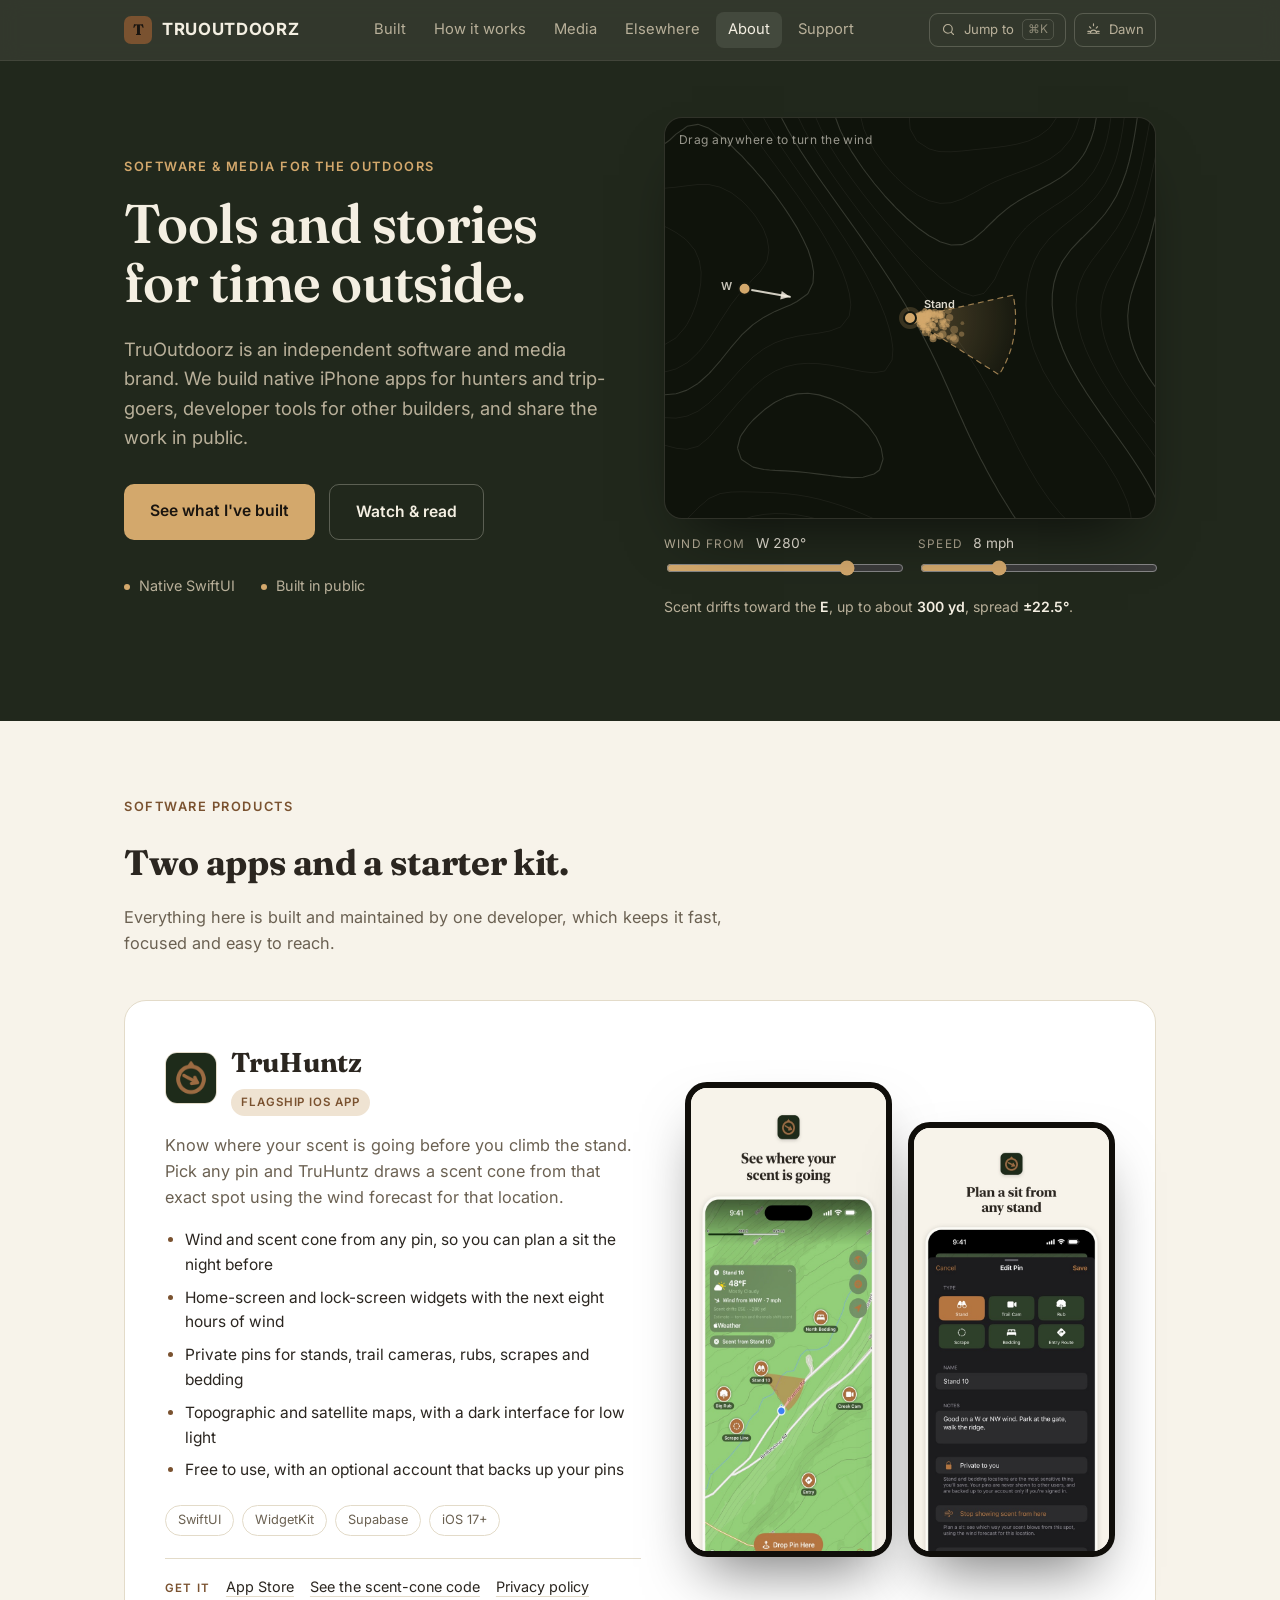
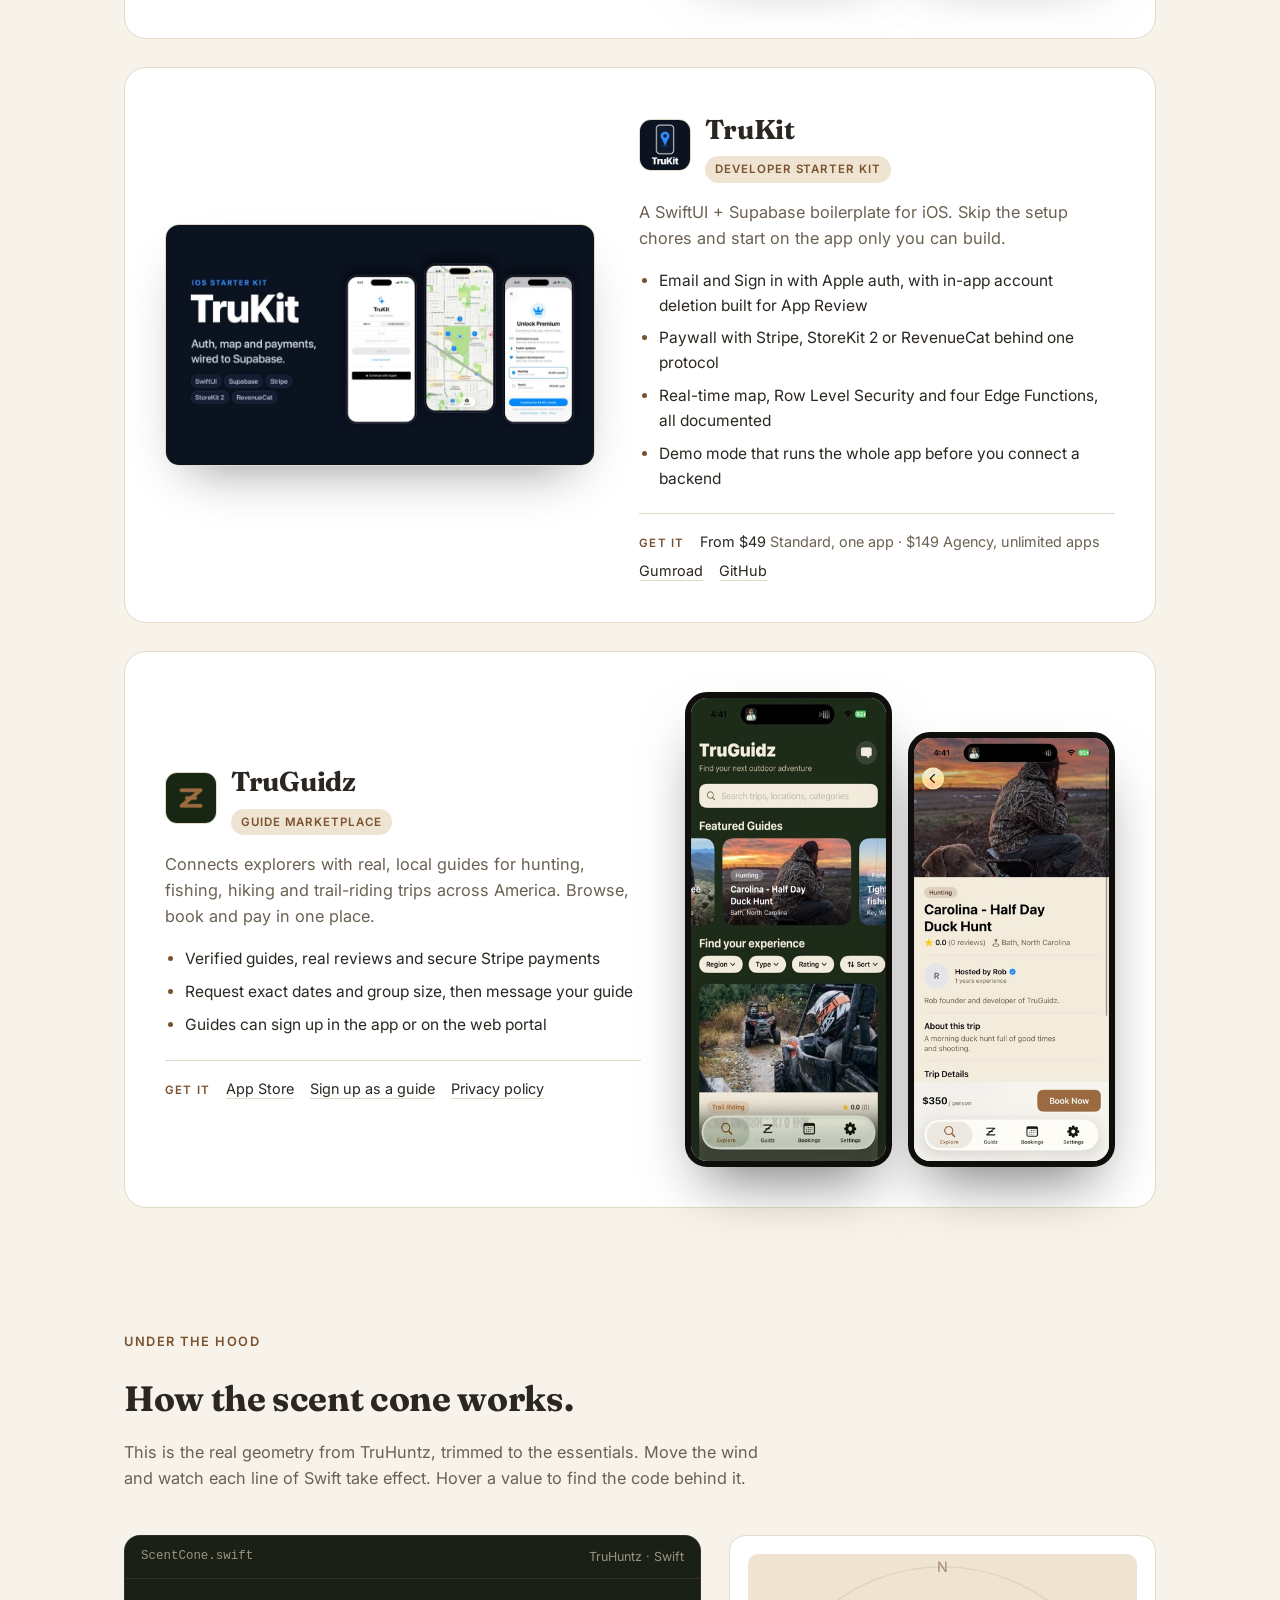
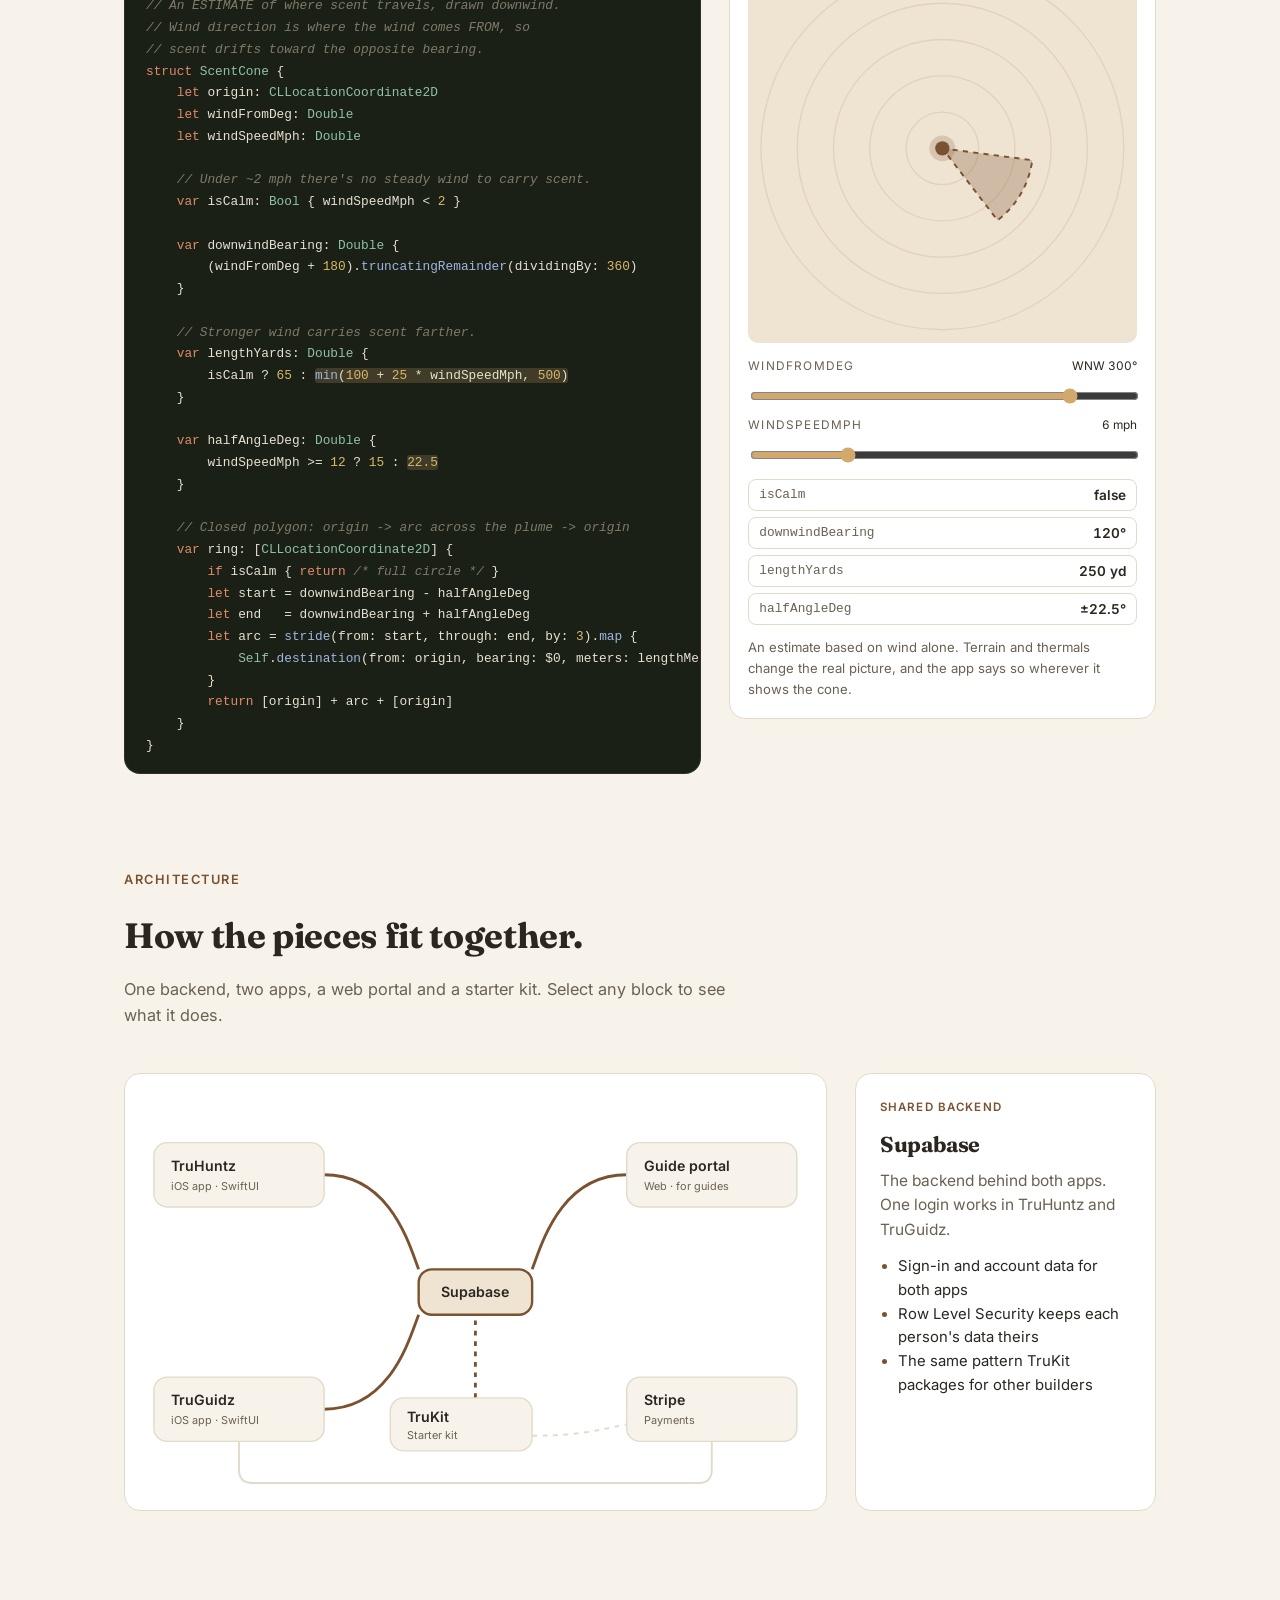
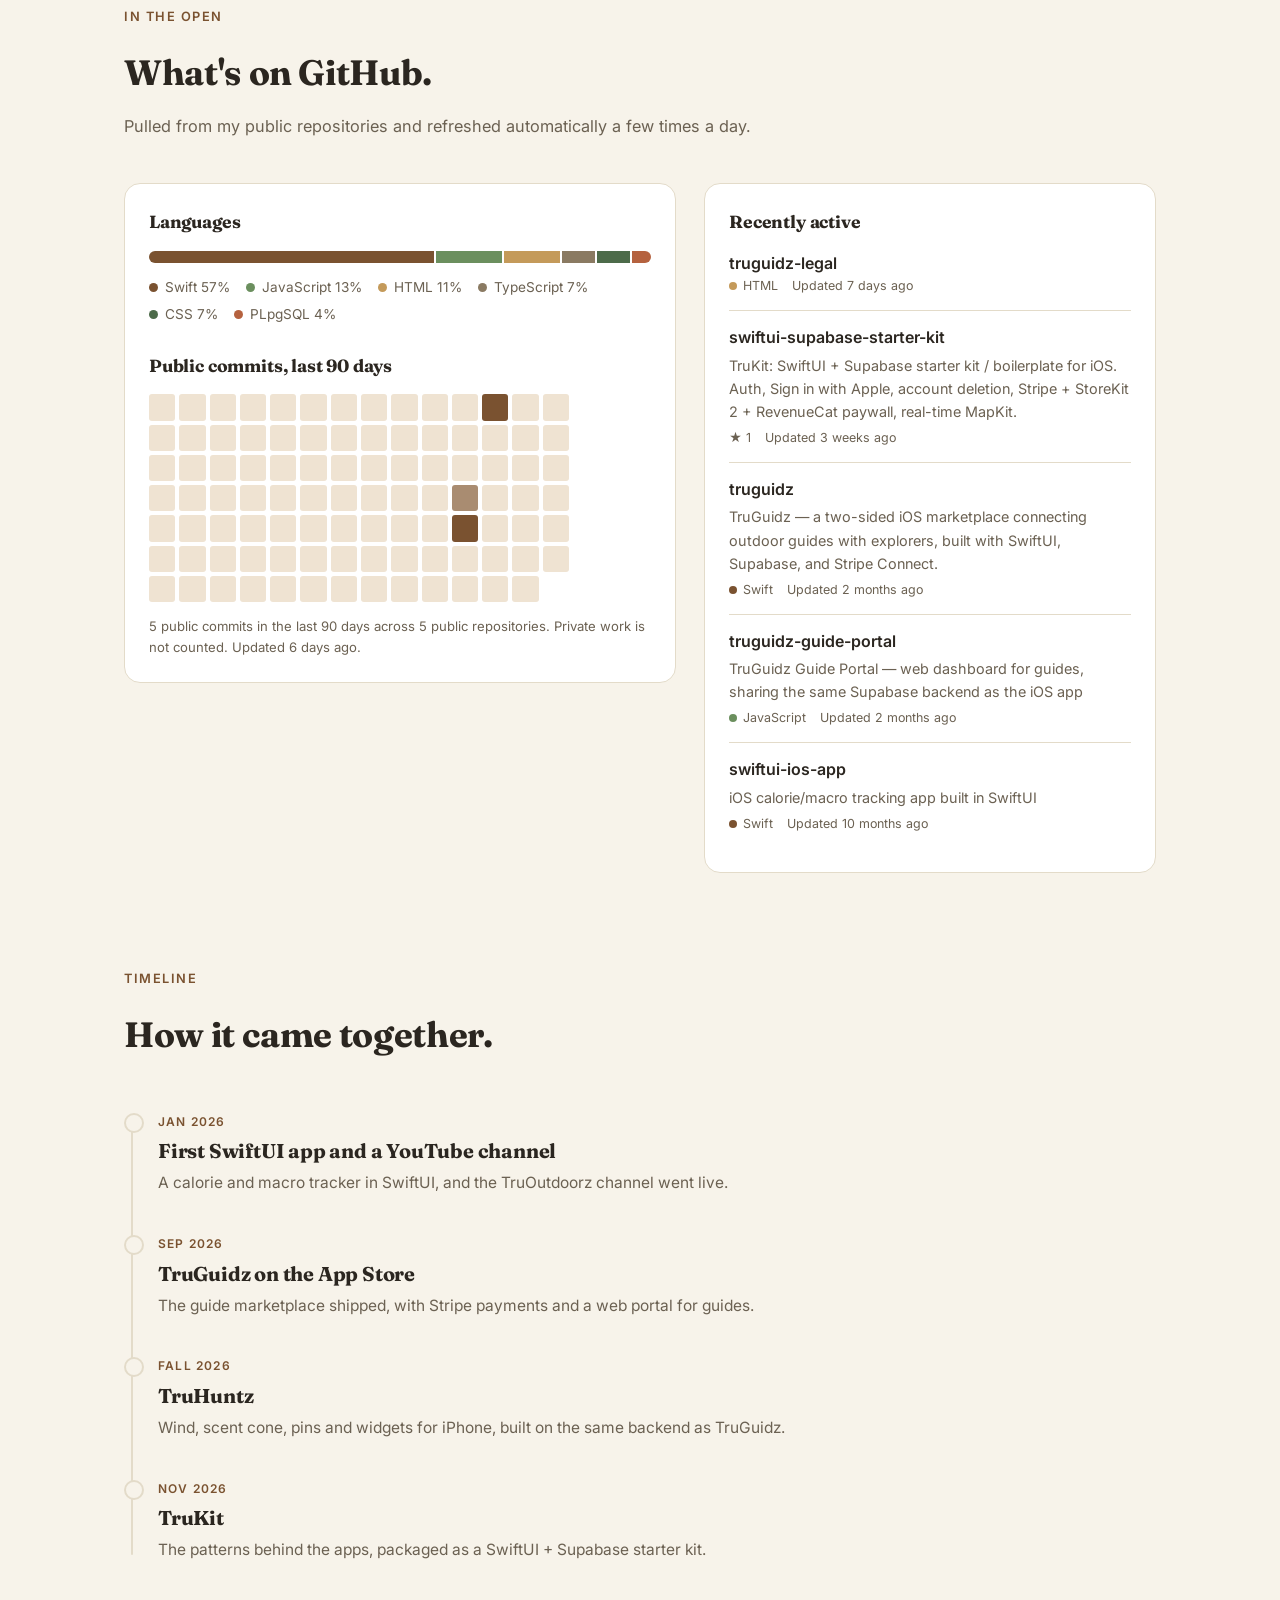
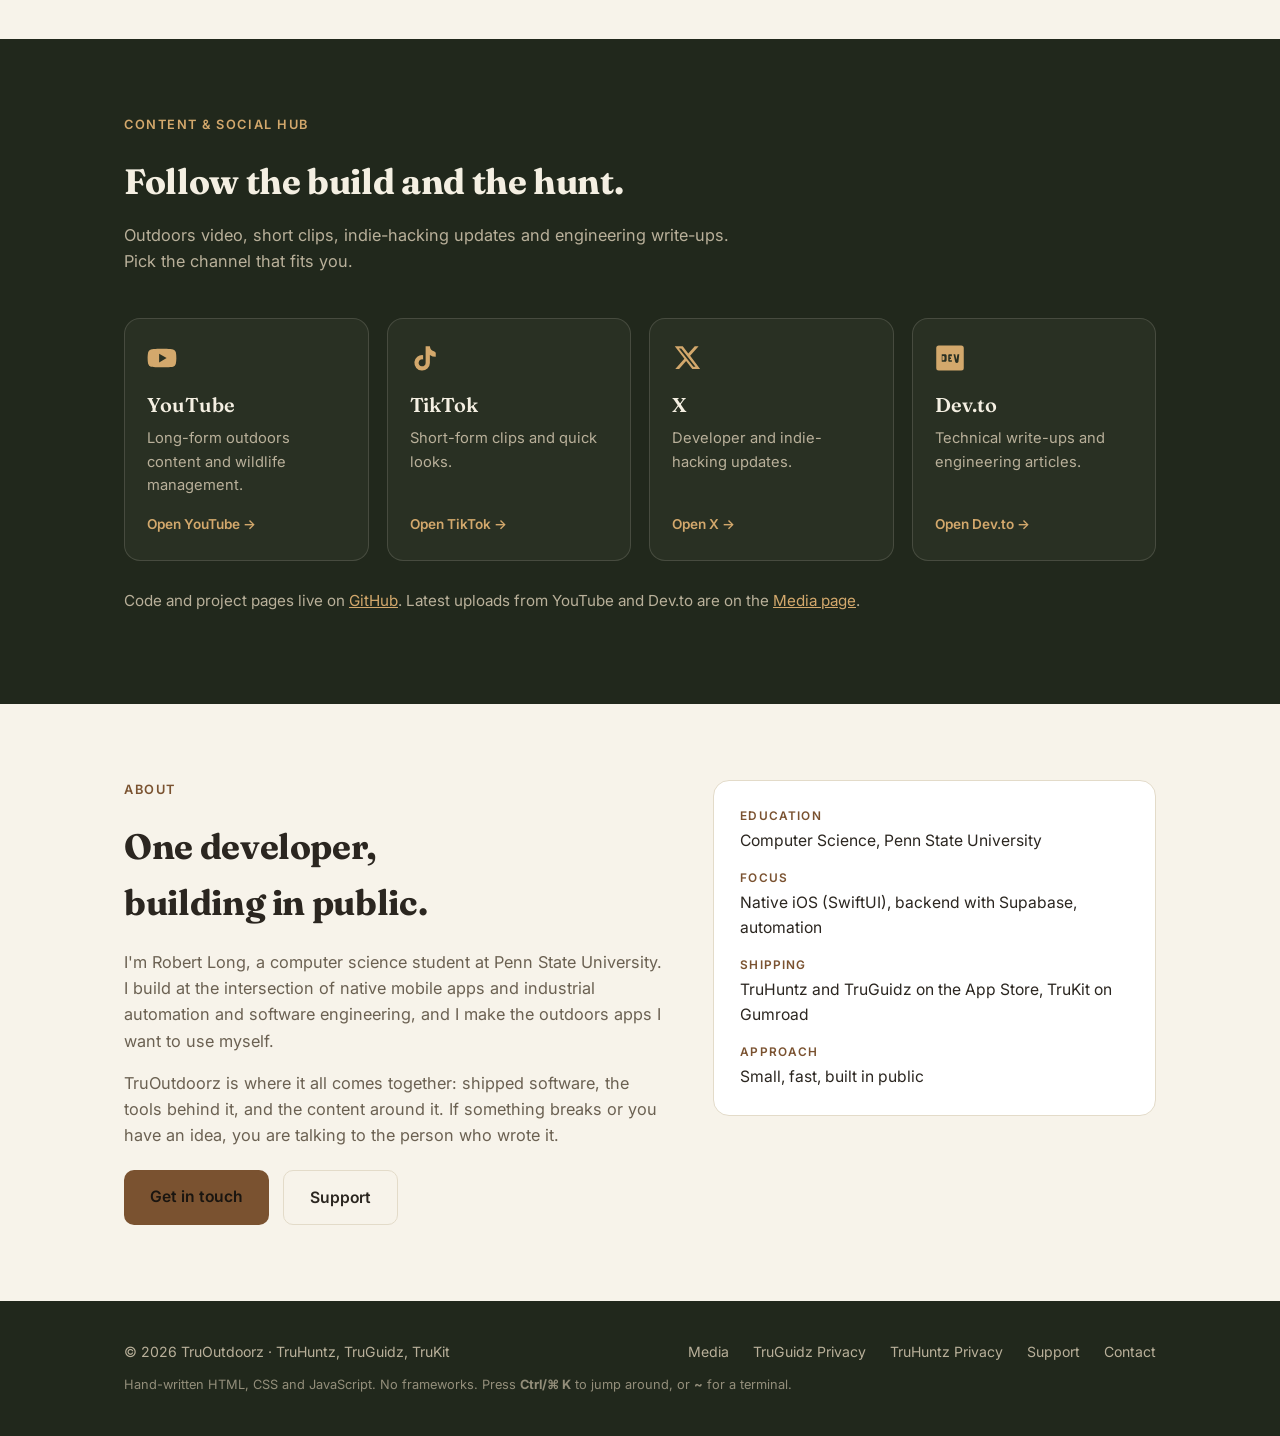
<file: index.html>
<!DOCTYPE html>
<html lang="en">
<head>
<meta charset="UTF-8">
<meta name="viewport" content="width=device-width, initial-scale=1.0">
<title>TruOutdoorz — Outdoor Apps, Developer Tools &amp; Media</title>
<meta name="description" content="TruOutdoorz is an independent software and media brand for the outdoors: TruHuntz (wind and scent-cone mapping for iPhone), TruGuidz (book local outdoor guides) and TruKit (a SwiftUI + Supabase starter kit).">
<link rel="canonical" href="https://truguidz.com/">
<link rel="icon" href="img/icon-512.png">
<meta property="og:type" content="website">
<meta property="og:title" content="TruOutdoorz — Outdoor Apps, Developer Tools &amp; Media">
<meta property="og:description" content="Native iOS apps, a SwiftUI starter kit and outdoors content, built in public by a Penn State computer science student.">
<meta property="og:url" content="https://truguidz.com/">
<meta property="og:image" content="https://truguidz.com/img/truhuntz-scent.jpg">
<meta name="twitter:card" content="summary_large_image">
<script type="application/ld+json">{"@context": "https://schema.org", "@type": "Organization", "name": "TruOutdoorz", "url": "https://truguidz.com/", "description": "Independent software and media brand for the outdoors.", "sameAs": ["https://github.com/Robert-Long52", "https://www.youtube.com/@TruOutdoorz", "https://www.tiktok.com/@truoutdoorz", "https://x.com/TruOutdoorz", "https://dev.to/truoutdoorz"]}</script>
<script>
  document.documentElement.classList.add('js');
  try { if (localStorage.getItem('tru-theme') === 'dawn') document.documentElement.setAttribute('data-theme', 'dawn'); } catch (e) {}
</script>
<link rel="preconnect" href="https://fonts.googleapis.com">
<link rel="preconnect" href="https://fonts.gstatic.com" crossorigin>
<link href="https://fonts.googleapis.com/css2?family=Fraunces:opsz,wght@9..144,400;9..144,600;9..144,700&family=Inter:wght@400;500;600;700&display=swap" rel="stylesheet">
<link rel="stylesheet" href="css/site.css">
</head>
<body>

<div class="topbar">
  <div class="wrap">
    <nav class="top" aria-label="Main">
      <a class="brand" href="#top"><span class="mark" aria-hidden="true">T</span> TruOutdoorz</a>
      <div class="links">
        <a href="#built" data-sec="built">Built</a>
        <a href="#how" data-sec="how">How it works</a>
        <a href="media.html" class="keep">Media</a>
        <a href="#hub" data-sec="hub">Elsewhere</a>
        <a href="#about" data-sec="about">About</a>
        <a class="keep" href="support.html">Support</a>
      </div>
      <div class="tools">
        <button class="tool-btn" id="open-palette" type="button" aria-label="Open command palette (Cmd or Ctrl K)">
          <svg viewBox="0 0 24 24" aria-hidden="true"><circle cx="11" cy="11" r="7"/><path d="m20 20-3.5-3.5"/></svg><span class="lbl">Jump to</span><kbd>⌘K</kbd>
        </button>
        <button class="tool-btn" id="dawn-toggle" type="button" aria-pressed="false" aria-label="Dawn mode: red-shifted low-light colors">
          <svg viewBox="0 0 24 24" aria-hidden="true"><path d="M12 3v3M5.6 7.6l2.1 2.1M3 15h3M18 15h3M16.3 9.7l2.1-2.1M7 18a5 5 0 0 1 10 0M3 18h18"/></svg><span class="lbl">Dawn</span>
        </button>
      </div>
    </nav>
  </div>
</div>

<header class="hero" id="top">
  <div class="wrap">
    <div class="hero-inner">
      <div>
        <div class="eyebrow">Software &amp; media for the outdoors</div>
        <h1 class="hero-title">Tools and stories for time outside.</h1>
        <p class="hero-sub">TruOutdoorz is an independent software and media brand. We build native iPhone apps for hunters and trip-goers, developer tools for other builders, and share the work in public.</p>
        <div class="hero-actions">
          <a class="btn btn-primary" href="#built">See what I've built</a>
          <a class="btn btn-ghost" href="media.html">Watch &amp; read</a>
        </div>
        <ul class="stats">
          <li>Native SwiftUI</li>
          <li>Built in public</li>
        </ul>
      </div>

      <div class="sim" id="sim-wrap">
        <div class="sim-frame">
          <canvas id="sim" aria-label="Interactive demo: a scent cone drifting downwind from a stand. Drag to change the wind direction." role="img"></canvas>
          <div class="sim-hint" id="sim-hint">Drag anywhere to turn the wind</div>
        </div>
        <div class="sim-controls">
          <div><label for="wind-dir">Wind from<output id="wind-dir-out"></output></label><input id="wind-dir" type="range" min="0" max="359" value="280"></div>
          <div><label for="wind-spd">Speed<output id="wind-spd-out"></output></label><input id="wind-spd" type="range" min="0" max="25" value="8"></div>
        </div>
        <p class="sim-readout" id="sim-readout" aria-live="polite"></p>
      </div>
    </div>
  </div>
</header>

<section id="built">
  <div class="wrap">
    <div class="section-head reveal">
      <div class="eyebrow">Software products</div>
      <h2>Two apps and a starter kit.</h2>
      <p>Everything here is built and maintained by one developer, which keeps it fast, focused and easy to reach.</p>
    </div>

    <article class="product reveal" id="truhuntz">
      <div>
        <div class="p-head"><img src="img/truhuntz-icon.jpg" alt="" width="52" height="52"><div><h3>TruHuntz</h3><span class="tag">Flagship iOS app</span></div></div>
        <p class="lead">Know where your scent is going before you climb the stand. Pick any pin and TruHuntz draws a scent cone from that exact spot using the wind forecast for that location.</p>
        <ul>
          <li>Wind and scent cone from any pin, so you can plan a sit the night before</li>
          <li>Home-screen and lock-screen widgets with the next eight hours of wind</li>
          <li>Private pins for stands, trail cameras, rubs, scrapes and bedding</li>
          <li>Topographic and satellite maps, with a dark interface for low light</li>
          <li>Free to use, with an optional account that backs up your pins</li>
        </ul>
        <ul class="chips" aria-label="Built with"><li>SwiftUI</li><li>WidgetKit</li><li>Supabase</li><li>iOS 17+</li></ul>
        <div class="getit"><span class="lbl">Get it</span><a href="https://apps.apple.com/us/app/truhuntz/id6831245840">App Store</a><a href="#how">See the scent-cone code</a><a href="truhuntz-privacy.html">Privacy policy</a></div>
      </div>
      <div class="p-visual">
        <img class="phone-shot" src="img/truhuntz-scent.jpg" alt="TruHuntz scent cone on the map" loading="lazy" width="210" height="455">
        <img class="phone-shot offset" src="img/truhuntz-pins.jpg" alt="TruHuntz pin types" loading="lazy" width="210" height="455">
      </div>
    </article>

    <article class="product flip reveal" id="trukit">
      <div>
        <div class="p-head"><img src="img/trukit-icon.jpg" alt="" width="52" height="52"><div><h3>TruKit</h3><span class="tag">Developer starter kit</span></div></div>
        <p class="lead">A SwiftUI + Supabase boilerplate for iOS. Skip the setup chores and start on the app only you can build.</p>
        <ul>
          <li>Email and Sign in with Apple auth, with in-app account deletion built for App Review</li>
          <li>Paywall with Stripe, StoreKit 2 or RevenueCat behind one protocol</li>
          <li>Real-time map, Row Level Security and four Edge Functions, all documented</li>
          <li>Demo mode that runs the whole app before you connect a backend</li>
        </ul>
        <div class="getit"><span class="lbl">Get it</span><span class="price">From $49 <em>Standard, one app &middot; $149 Agency, unlimited apps</em></span><a href="https://robertlong3.gumroad.com/l/TruKit" target="_blank" rel="noopener">Gumroad</a><a href="https://github.com/Robert-Long52/swiftui-supabase-starter-kit" target="_blank" rel="noopener">GitHub</a></div>
      </div>
      <div class="p-visual"><img class="cover" src="img/trukit-cover.jpg" alt="TruKit sign-in, map and paywall screens" loading="lazy" width="500" height="281"></div>
    </article>

    <article class="product reveal" id="truguidz">
      <div>
        <div class="p-head"><img src="img/icon-512.png" alt="" width="52" height="52"><div><h3>TruGuidz</h3><span class="tag">Guide marketplace</span></div></div>
        <p class="lead">Connects explorers with real, local guides for hunting, fishing, hiking and trail-riding trips across America. Browse, book and pay in one place.</p>
        <ul>
          <li>Verified guides, real reviews and secure Stripe payments</li>
          <li>Request exact dates and group size, then message your guide</li>
          <li>Guides can sign up in the app or on the web portal</li>
        </ul>
        <div class="getit"><span class="lbl">Get it</span><a href="https://apps.apple.com/us/app/truguidz/id6804742143">App Store</a><a href="https://guides.truguidz.com">Sign up as a guide</a><a href="privacy.html">Privacy policy</a></div>
      </div>
      <div class="p-visual">
        <img class="phone-shot" src="img/explore.jpg" alt="TruGuidz Explore screen" loading="lazy" width="210" height="455">
        <img class="phone-shot offset" src="img/listing.jpg" alt="TruGuidz listing detail screen" loading="lazy" width="210" height="455">
      </div>
    </article>
  </div>
</section>

<section id="how" style="padding-top:20px">
  <div class="wrap">
    <div class="section-head reveal">
      <div class="eyebrow">Under the hood</div>
      <h2>How the scent cone works.</h2>
      <p>This is the real geometry from TruHuntz, trimmed to the essentials. Move the wind and watch each line of Swift take effect. Hover a value to find the code behind it.</p>
    </div>

    <div class="codelab reveal">
      <div class="code-card">
        <div class="code-top"><code>ScentCone.swift</code><span>TruHuntz &middot; Swift</span></div>
<pre class="swift" id="swift-code" tabindex="0" aria-label="Swift source for the scent cone"><span class="ln" data-r="intro"><span class="c">// An ESTIMATE of where scent travels, drawn downwind.</span></span><span class="ln" data-r="intro"><span class="c">// Wind direction is where the wind comes FROM, so</span></span><span class="ln" data-r="intro"><span class="c">// scent drifts toward the opposite bearing.</span></span><span class="ln"><span class="k">struct</span> <span class="t">ScentCone</span> {</span><span class="ln">    <span class="k">let</span> origin: <span class="t">CLLocationCoordinate2D</span></span><span class="ln" data-r="from">    <span class="k">let</span> windFromDeg: <span class="t">Double</span></span><span class="ln" data-r="speed">    <span class="k">let</span> windSpeedMph: <span class="t">Double</span></span><span class="ln"> </span><span class="ln" data-r="calm">    <span class="c">// Under ~2 mph there's no steady wind to carry scent.</span></span><span class="ln" data-r="calm">    <span class="k">var</span> isCalm: <span class="t">Bool</span> { windSpeedMph &lt; <span class="n">2</span> }</span><span class="ln"> </span><span class="ln" data-r="down">    <span class="k">var</span> downwindBearing: <span class="t">Double</span> {</span><span class="ln" data-r="down">        (windFromDeg + <span class="n">180</span>).<span class="f">truncatingRemainder</span>(dividingBy: <span class="n">360</span>)</span><span class="ln" data-r="down">    }</span><span class="ln"> </span><span class="ln" data-r="len">    <span class="c">// Stronger wind carries scent farther.</span></span><span class="ln" data-r="len">    <span class="k">var</span> lengthYards: <span class="t">Double</span> {</span><span class="ln" data-r="len">        <span data-b="calm">isCalm ? <span class="n">65</span></span> : <span data-b="moving"><span class="f">min</span>(<span class="n">100</span> + <span class="n">25</span> * windSpeedMph, <span class="n">500</span>)</span></span><span class="ln" data-r="len">    }</span><span class="ln"> </span><span class="ln" data-r="half">    <span class="k">var</span> halfAngleDeg: <span class="t">Double</span> {</span><span class="ln" data-r="half">        <span data-b="gust">windSpeedMph &gt;= <span class="n">12</span> ? <span class="n">15</span></span> : <span data-b="light"><span class="n">22.5</span></span></span><span class="ln" data-r="half">    }</span><span class="ln"> </span><span class="ln" data-r="ring">    <span class="c">// Closed polygon: origin -&gt; arc across the plume -&gt; origin</span></span><span class="ln" data-r="ring">    <span class="k">var</span> ring: [<span class="t">CLLocationCoordinate2D</span>] {</span><span class="ln" data-r="ring">        <span class="k">if</span> isCalm { <span class="k">return</span> <span class="c">/* full circle */</span> }</span><span class="ln" data-r="ring">        <span class="k">let</span> start = downwindBearing - halfAngleDeg</span><span class="ln" data-r="ring">        <span class="k">let</span> end   = downwindBearing + halfAngleDeg</span><span class="ln" data-r="ring">        <span class="k">let</span> arc = <span class="f">stride</span>(from: start, through: end, by: <span class="n">3</span>).<span class="f">map</span> {</span><span class="ln" data-r="ring">            <span class="t">Self</span>.<span class="f">destination</span>(from: origin, bearing: $0, meters: lengthMeters)</span><span class="ln" data-r="ring">        }</span><span class="ln" data-r="ring">        <span class="k">return</span> [origin] + arc + [origin]</span><span class="ln" data-r="ring">    }</span><span class="ln">}</span></pre>
      </div>

      <div class="demo-card">
        <svg id="cone-svg" viewBox="0 0 300 300" role="img" aria-label="Top-down view of the scent cone computed by the code"></svg>
        <div class="demo-controls">
          <label for="c-from">windFromDeg<output id="c-from-out"></output></label><input id="c-from" type="range" min="0" max="359" value="300">
          <label for="c-speed">windSpeedMph<output id="c-speed-out"></output></label><input id="c-speed" type="range" min="0" max="25" step="0.5" value="6">
        </div>
        <div class="vals" id="cone-vals">
          <button type="button" class="row" data-r="calm"><code>isCalm</code><b id="v-calm"></b></button>
          <button type="button" class="row" data-r="down"><code>downwindBearing</code><b id="v-down"></b></button>
          <button type="button" class="row" data-r="len"><code>lengthYards</code><b id="v-len"></b></button>
          <button type="button" class="row" data-r="half"><code>halfAngleDeg</code><b id="v-half"></b></button>
        </div>
        <p class="note">An estimate based on wind alone. Terrain and thermals change the real picture, and the app says so wherever it shows the cone.</p>
      </div>
    </div>
  </div>
</section>

<section id="arch" style="padding-top:20px">
  <div class="wrap">
    <div class="section-head reveal">
      <div class="eyebrow">Architecture</div>
      <h2>How the pieces fit together.</h2>
      <p>One backend, two apps, a web portal and a starter kit. Select any block to see what it does.</p>
    </div>
    <div class="arch reveal">
      <div class="arch-svg-wrap">
        <svg id="arch-svg" viewBox="0 0 720 440" role="group" aria-label="Architecture diagram. Use Tab to move between blocks and Enter to select one.">
          <g id="edges">
            <path class="edge" data-a="truhuntz" data-b="supabase" d="M200 96 C 270 96, 290 170, 300 196"/>
            <path class="edge" data-a="truguidz" data-b="supabase" d="M200 344 C 270 344, 290 270, 300 244"/>
            <path class="edge" data-a="portal" data-b="supabase" d="M520 96 C 450 96, 430 170, 420 196"/>
            <path class="edge" data-a="truguidz" data-b="stripe" d="M110 378 L110 408 Q110 422 124 422 L596 422 Q610 422 610 408 L610 378"/>
            <path class="edge dash" data-a="trukit" data-b="supabase" d="M360 332 L 360 244"/>
            <path class="edge dash" data-a="trukit" data-b="stripe" d="M420 372 C 470 372, 490 366, 520 360"/>
          </g>
          <g class="node" data-id="truhuntz" tabindex="0" role="button" aria-label="TruHuntz"><rect x="20" y="62" width="180" height="68" rx="14"/><text x="38" y="92">TruHuntz</text><text class="sub" x="38" y="112">iOS app &#183; SwiftUI</text></g>
          <g class="node" data-id="truguidz" tabindex="0" role="button" aria-label="TruGuidz"><rect x="20" y="310" width="180" height="68" rx="14"/><text x="38" y="340">TruGuidz</text><text class="sub" x="38" y="360">iOS app &#183; SwiftUI</text></g>
          <g class="node" data-id="portal" tabindex="0" role="button" aria-label="Guide web portal"><rect x="520" y="62" width="180" height="68" rx="14"/><text x="538" y="92">Guide portal</text><text class="sub" x="538" y="112">Web &#183; for guides</text></g>
          <g class="node" data-id="stripe" tabindex="0" role="button" aria-label="Stripe"><rect x="520" y="310" width="180" height="68" rx="14"/><text x="538" y="340">Stripe</text><text class="sub" x="538" y="360">Payments</text></g>
          <g class="node center" data-id="supabase" tabindex="0" role="button" aria-label="Supabase"><rect x="300" y="196" width="120" height="48" rx="14"/><text x="360" y="225" text-anchor="middle">Supabase</text></g>
          <g class="node" data-id="trukit" tabindex="0" role="button" aria-label="TruKit"><rect x="270" y="332" width="150" height="56" rx="14"/><text x="288" y="357">TruKit</text><text class="sub" x="288" y="375">Starter kit</text></g>
        </svg>
      </div>
      <aside class="arch-panel" id="arch-panel" aria-live="polite"></aside>
    </div>
  </div>
</section>

<section id="github" style="padding-top:20px">
  <div class="wrap">
    <div class="section-head reveal">
      <div class="eyebrow">In the open</div>
      <h2>What's on GitHub.</h2>
      <p>Pulled from my public repositories and refreshed automatically a few times a day.</p>
    </div>
    <div class="gh-grid reveal" id="gh-grid">
      <div class="gh-box">
        <h3>Languages</h3>
        <div class="langbar" id="gh-langbar" aria-hidden="true"></div>
        <ul class="legend" id="gh-legend"></ul>
        <h3 style="margin-top:26px">Public commits, last 90 days</h3>
        <div class="heat" id="gh-heat" role="img" aria-label="Daily public commit activity"></div>
        <p class="gh-foot" id="gh-foot"></p>
      </div>
      <div class="gh-box">
        <h3>Recently active</h3>
        <ul class="repo-list" id="gh-repos"><li class="loading">Loading from GitHub…</li></ul>
        <noscript><p class="muted">Turn on JavaScript to see live repositories, or visit <a href="https://github.com/Robert-Long52">github.com/Robert-Long52</a>.</p></noscript>
      </div>
    </div>
  </div>
</section>

<section id="timeline" style="padding-top:20px">
  <div class="wrap">
    <div class="section-head reveal">
      <div class="eyebrow">Timeline</div>
      <h2>How it came together.</h2>
    </div>
    <ol class="timeline" id="tl">
      <li class="reveal"><time datetime="2026-01">Jan 2026</time><h3>First SwiftUI app and a YouTube channel</h3><p>A calorie and macro tracker in SwiftUI, and the TruOutdoorz channel went live.</p></li>
      <li class="reveal"><time datetime="2026-09">Sep 2026</time><h3>TruGuidz on the App Store</h3><p>The guide marketplace shipped, with Stripe payments and a web portal for guides.</p></li>
      <li class="reveal"><time datetime="2026-10">Fall 2026</time><h3>TruHuntz</h3><p>Wind, scent cone, pins and widgets for iPhone, built on the same backend as TruGuidz.</p></li>
      <li class="reveal"><time datetime="2026-11">Nov 2026</time><h3>TruKit</h3><p>The patterns behind the apps, packaged as a SwiftUI + Supabase starter kit.</p></li>
    </ol>
  </div>
</section>

<section class="hub" id="hub">
  <div class="wrap">
    <div class="section-head reveal">
      <div class="eyebrow">Content &amp; social hub</div>
      <h2>Follow the build and the hunt.</h2>
      <p>Outdoors video, short clips, indie-hacking updates and engineering write-ups. Pick the channel that fits you.</p>
    </div>
    <div class="hub-grid reveal">
      <a class="social" href="https://www.youtube.com/@TruOutdoorz" target="_blank" rel="noopener"><svg viewBox="0 0 24 24" aria-hidden="true"><path d="M23 7.2a3 3 0 0 0-2.1-2.1C19 4.6 12 4.6 12 4.6s-7 0-8.9.5A3 3 0 0 0 1 7.2C.5 9.1.5 12 .5 12s0 2.9.5 4.8a3 3 0 0 0 2.1 2.1c1.9.5 8.9.5 8.9.5s7 0 8.9-.5a3 3 0 0 0 2.1-2.1c.5-1.9.5-4.8.5-4.8s0-2.9-.5-4.8zM9.7 15.5v-7l6 3.5-6 3.5z"/></svg><div class="name">YouTube</div><div class="what">Long-form outdoors content and wildlife management.</div><div class="go">Open YouTube &rarr;</div></a>
      <a class="social" href="https://www.tiktok.com/@truoutdoorz" target="_blank" rel="noopener"><svg viewBox="0 0 24 24" aria-hidden="true"><path d="M19.6 6.7a4.7 4.7 0 0 1-3.7-4.2h-3.4v13.4a2.8 2.8 0 1 1-2-2.7V9.7a6.2 6.2 0 1 0 5.4 6.2V9.5a8 8 0 0 0 4.7 1.5V7.6c-.4 0-.7-.4-1-.9z"/></svg><div class="name">TikTok</div><div class="what">Short-form clips and quick looks.</div><div class="go">Open TikTok &rarr;</div></a>
      <a class="social" href="https://x.com/TruOutdoorz" target="_blank" rel="noopener"><svg viewBox="0 0 24 24" aria-hidden="true"><path d="M18.2 2.5h3.1l-6.8 7.7 8 10.6h-6.3l-4.9-6.4-5.6 6.4H2.6l7.3-8.3L2.2 2.5h6.4l4.4 5.9 5.2-5.9zm-1.1 16.4h1.7L7.4 4.3H5.5l11.6 14.6z"/></svg><div class="name">X</div><div class="what">Developer and indie-hacking updates.</div><div class="go">Open X &rarr;</div></a>
      <a class="social" href="https://dev.to/truoutdoorz" target="_blank" rel="noopener"><svg viewBox="0 0 24 24" aria-hidden="true"><path d="M7.4 10.7c-.2-.2-.4-.3-.6-.3h-.9v3.3h.9c.2 0 .4-.1.6-.3.1-.1.2-.3.2-.5v-1.7c0-.2-.1-.4-.2-.5zM21 2H3a2 2 0 0 0-2 2v16a2 2 0 0 0 2 2h18a2 2 0 0 0 2-2V4a2 2 0 0 0-2-2zM9.3 13.8c0 .7-.5 1.2-1.1 1.2H5.4V9h2.8c.6 0 1.1.5 1.1 1.2v3.6zm4.2-3.3h-1.7v1.1h1v1.1h-1v1.1h1.7v1.1h-1.9c-.6 0-1-.4-1-1V10c0-.6.4-1 1-1h1.9v1.5zm5.2 4.6c-.3.6-.7.9-1.3.9s-1-.3-1.2-.9l-1.4-6.1h1.4l.9 4.3.9-4.3h1.4l-.7 6.1z"/></svg><div class="name">Dev.to</div><div class="what">Technical write-ups and engineering articles.</div><div class="go">Open Dev.to &rarr;</div></a>
    
    </div>
    <p class="repo-link">Code and project pages live on <a href="https://github.com/Robert-Long52" target="_blank" rel="noopener">GitHub</a>. Latest uploads from YouTube and Dev.to are on the <a href="media.html">Media page</a>.</p>
  </div>
</section>

<section id="about">
  <div class="wrap about reveal">
    <div>
      <div class="eyebrow">About</div>
      <div class="section-head" style="margin-bottom:18px"><h2>One developer, building in public.</h2></div>
      <p>I'm Robert Long, a computer science student at Penn State University. I build at the intersection of native mobile apps and industrial automation and software engineering, and I make the outdoors apps I want to use myself.</p>
      <p>TruOutdoorz is where it all comes together: shipped software, the tools behind it, and the content around it. If something breaks or you have an idea, you are talking to the person who wrote it.</p>
      <div class="hero-actions" style="margin-top:22px">
        <a class="btn btn-primary" href="mailto:longrobert346@yahoo.com">Get in touch</a>
        <a class="btn btn-ghost" href="support.html">Support</a>
      </div>
    </div>
    <dl class="facts">
      <dt>Education</dt><dd>Computer Science, Penn State University</dd>
      <dt>Focus</dt><dd>Native iOS (SwiftUI), backend with Supabase, automation</dd>
      <dt>Shipping</dt><dd>TruHuntz and TruGuidz on the App Store, TruKit on Gumroad</dd>
      <dt>Approach</dt><dd>Small, fast, built in public</dd>
    </dl>
  </div>
</section>

<footer>
  <div class="wrap">
    <div>&copy; 2026 TruOutdoorz &middot; TruHuntz, TruGuidz, TruKit</div>
    <div class="foot-links">
      <a href="media.html">Media</a>
      <a href="privacy.html">TruGuidz Privacy</a>
      <a href="truhuntz-privacy.html">TruHuntz Privacy</a>
      <a href="support.html">Support</a>
      <a href="mailto:longrobert346@yahoo.com">Contact</a>
    </div>
    <p class="built">Hand-written HTML, CSS and JavaScript. No frameworks. Press <b>Ctrl/⌘ K</b> to jump around, or <b>~</b> for a terminal.</p>
  </div>
</footer>

<script src="js/site.js" defer></script>
<script src="js/sim.js" defer></script>
<script src="js/lab.js" defer></script>
<script src="js/data.js" defer></script>
</body>
</html>
</file>
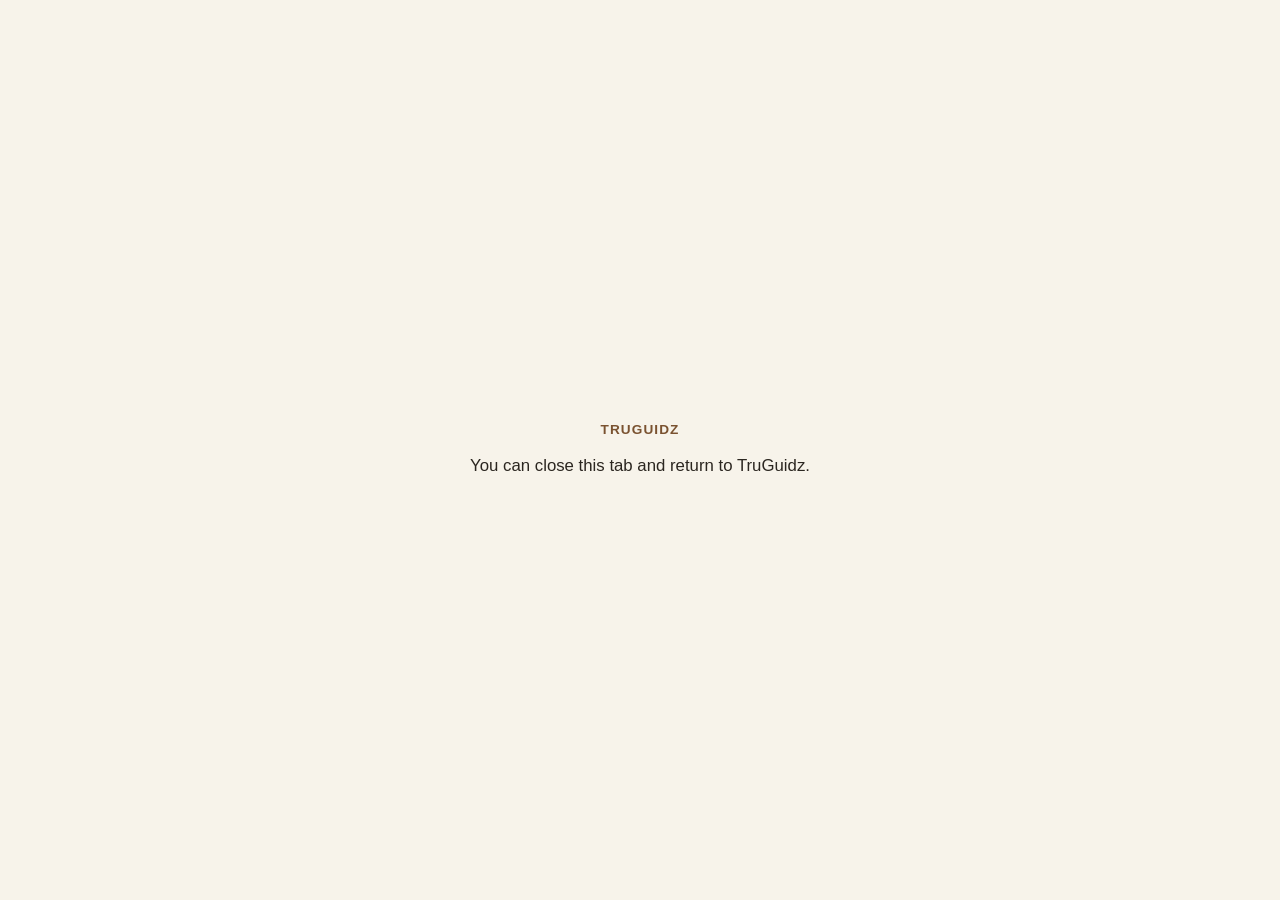
<file: connect-return.html>
<!DOCTYPE html>
<html lang="en">
<head>
<meta charset="UTF-8">
<meta name="viewport" content="width=device-width, initial-scale=1.0">
<title>Stripe Setup — TruGuidz</title>
<style>
  :root {
    --bg: #f7f3ea;
    --text: #2b2620;
    --text-secondary: #6b6152;
    --accent: #7a5230;
  }
  @media (prefers-color-scheme: dark) {
    :root {
      --bg: #1c2118;
      --text: #f0ece1;
      --text-secondary: #b3ab98;
      --accent: #d3a86c;
    }
  }
  * { box-sizing: border-box; }
  html, body {
    margin: 0;
    padding: 0;
    background: var(--bg);
    color: var(--text);
  }
  body {
    font-family: -apple-system, BlinkMacSystemFont, "Segoe UI", Helvetica, Arial, sans-serif;
    min-height: 100vh;
    display: flex;
    align-items: center;
    justify-content: center;
    padding: 24px;
    text-align: center;
  }
  .box { max-width: 340px; }
  .brand {
    font-weight: 700;
    font-size: 0.85rem;
    letter-spacing: 0.08em;
    text-transform: uppercase;
    color: var(--accent);
    margin-bottom: 16px;
  }
  p { font-size: 1.05rem; line-height: 1.5; margin: 0; }
  .sub { color: var(--text-secondary); font-size: 0.9rem; margin-top: 10px; }
</style>
</head>
<body>
  <div class="box">
    <div class="brand">TruGuidz</div>
    <p id="message">You can close this tab and return to TruGuidz.</p>
  </div>
  <script>
    // Stripe redirects here after a guide finishes (or bails out of) the
    // hosted Connect onboarding flow. This lives on GitHub Pages rather
    // than as a Supabase Edge Function specifically because Supabase's
    // function gateway forces every function response to
    // Content-Type: text/plain regardless of what the function itself
    // sets -- confirmed live, it showed raw unstyled HTML source instead
    // of a real page. A plain static site has no such restriction.
    const status = new URLSearchParams(window.location.search).get('status');
    if (status === 'refresh') {
      document.getElementById('message').textContent =
        "That link expired before you finished. Open TruGuidz and tap Connect with Stripe again to get a new one.";
    }
  </script>
</body>
</html>
</file>
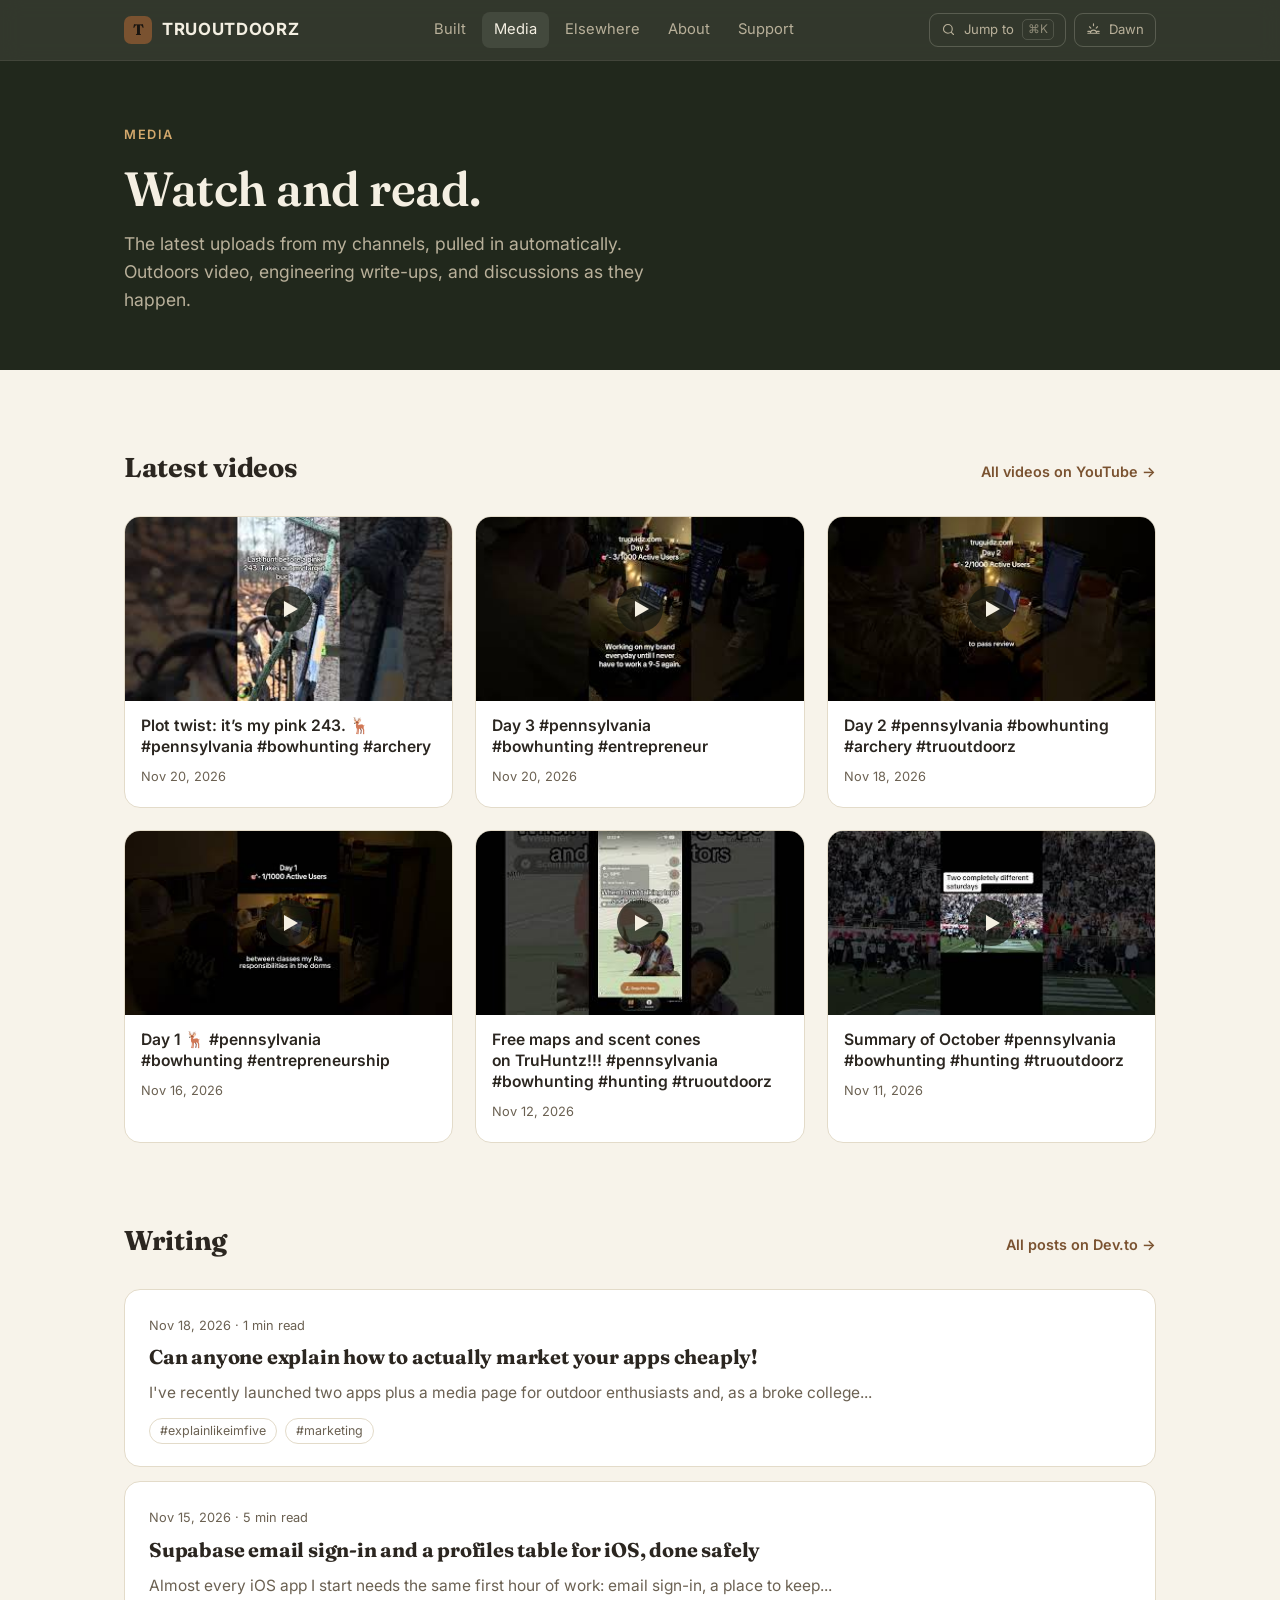
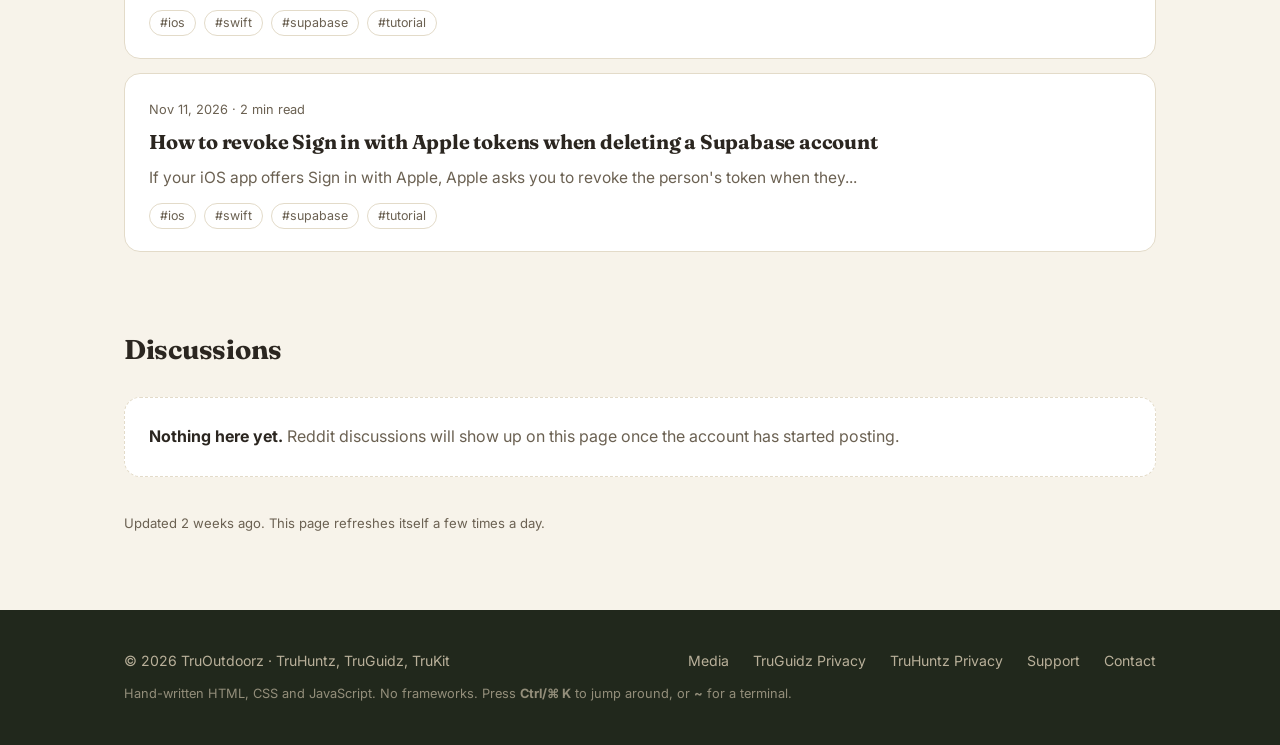
<file: media.html>
<!DOCTYPE html>
<html lang="en">
<head>
<meta charset="UTF-8">
<meta name="viewport" content="width=device-width, initial-scale=1.0">
<title>Media — TruOutdoorz</title>
<meta name="description" content="Latest videos from the TruOutdoorz YouTube channel and engineering write-ups from Dev.to, in one place.">
<link rel="canonical" href="https://truguidz.com/media.html">
<link rel="icon" href="img/icon-512.png">
<meta property="og:type" content="website">
<meta property="og:title" content="Media — TruOutdoorz">
<meta property="og:description" content="Latest videos and write-ups from TruOutdoorz.">
<meta property="og:url" content="https://truguidz.com/media.html">
<meta property="og:image" content="https://truguidz.com/img/truhuntz-scent.jpg">
<meta name="twitter:card" content="summary_large_image">
<script>
  document.documentElement.classList.add('js');
  try { if (localStorage.getItem('tru-theme') === 'dawn') document.documentElement.setAttribute('data-theme', 'dawn'); } catch (e) {}
</script>
<link rel="preconnect" href="https://fonts.googleapis.com">
<link rel="preconnect" href="https://fonts.gstatic.com" crossorigin>
<link href="https://fonts.googleapis.com/css2?family=Fraunces:opsz,wght@9..144,400;9..144,600;9..144,700&family=Inter:wght@400;500;600;700&display=swap" rel="stylesheet">
<link rel="stylesheet" href="css/site.css">
</head>
<body>

<div class="topbar">
  <div class="wrap">
    <nav class="top" aria-label="Main">
      <a class="brand" href="/"><span class="mark" aria-hidden="true">T</span> TruOutdoorz</a>
      <div class="links">
        <a href="/#built">Built</a>
        <a href="media.html" class="keep" aria-current="true">Media</a>
        <a href="/#hub">Elsewhere</a>
        <a href="/#about">About</a>
        <a class="keep" href="support.html">Support</a>
      </div>
      <div class="tools">
        <button class="tool-btn" id="open-palette" type="button" aria-label="Open command palette (Cmd or Ctrl K)">
          <svg viewBox="0 0 24 24" aria-hidden="true"><circle cx="11" cy="11" r="7"/><path d="m20 20-3.5-3.5"/></svg><span class="lbl">Jump to</span><kbd>⌘K</kbd>
        </button>
        <button class="tool-btn" id="dawn-toggle" type="button" aria-pressed="false" aria-label="Dawn mode: red-shifted low-light colors">
          <svg viewBox="0 0 24 24" aria-hidden="true"><path d="M12 3v3M5.6 7.6l2.1 2.1M3 15h3M18 15h3M16.3 9.7l2.1-2.1M7 18a5 5 0 0 1 10 0M3 18h18"/></svg><span class="lbl">Dawn</span>
        </button>
      </div>
    </nav>
  </div>
</div>

<header class="page-head">
  <div class="wrap">
    <div class="eyebrow">Media</div>
    <h1>Watch and read.</h1>
    <p>The latest uploads from my channels, pulled in automatically. Outdoors video, engineering write-ups, and discussions as they happen.</p>
  </div>
</header>

<section style="padding-bottom:40px">
  <div class="wrap">
    <div class="feed-head reveal"><h2>Latest videos</h2><a href="https://www.youtube.com/@TruOutdoorz" target="_blank" rel="noopener">All videos on YouTube &rarr;</a></div>
    <div class="video-grid" id="yt-grid"><div class="loading">Loading videos…</div></div>
    <noscript><p class="muted">Turn on JavaScript to see the latest videos, or visit <a href="https://www.youtube.com/@TruOutdoorz">YouTube</a>.</p></noscript>
  </div>
</section>

<section style="padding-top:36px;padding-bottom:40px">
  <div class="wrap">
    <div class="feed-head reveal"><h2>Writing</h2><a href="https://dev.to/truoutdoorz" target="_blank" rel="noopener">All posts on Dev.to &rarr;</a></div>
    <div class="article-list" id="dev-list"><div class="loading">Loading posts…</div></div>
  </div>
</section>

<section style="padding-top:36px">
  <div class="wrap">
    <div class="feed-head reveal"><h2>Discussions</h2></div>
    <div class="article-list" id="reddit-list"></div>
    <p class="muted stale" id="stale"></p>
  </div>
</section>

<footer>
  <div class="wrap">
    <div>&copy; 2026 TruOutdoorz &middot; TruHuntz, TruGuidz, TruKit</div>
    <div class="foot-links">
      <a href="media.html">Media</a>
      <a href="privacy.html">TruGuidz Privacy</a>
      <a href="truhuntz-privacy.html">TruHuntz Privacy</a>
      <a href="support.html">Support</a>
      <a href="mailto:longrobert346@yahoo.com">Contact</a>
    </div>
    <p class="built">Hand-written HTML, CSS and JavaScript. No frameworks. Press <b>Ctrl/⌘ K</b> to jump around, or <b>~</b> for a terminal.</p>
  </div>
</footer>

<script src="js/site.js" defer></script>
<script src="js/data.js" defer></script>
</body>
</html>
</file>
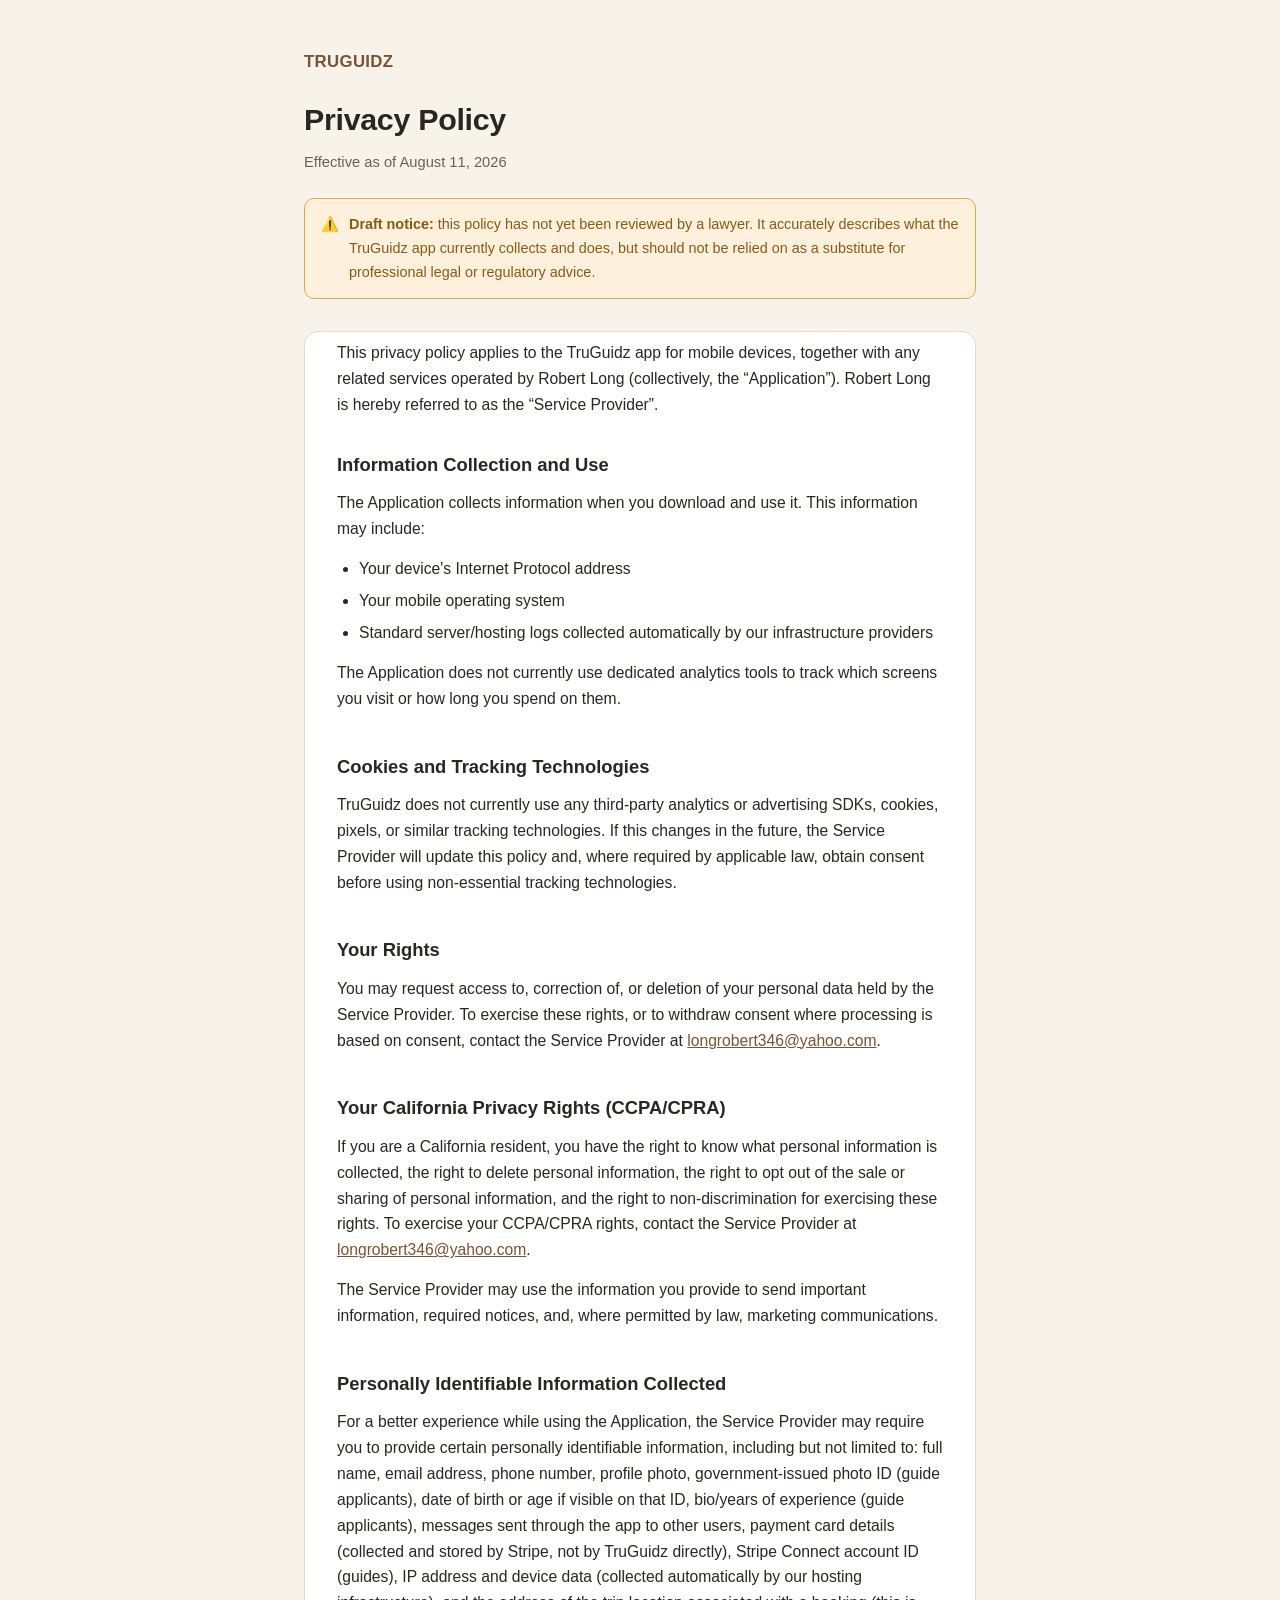
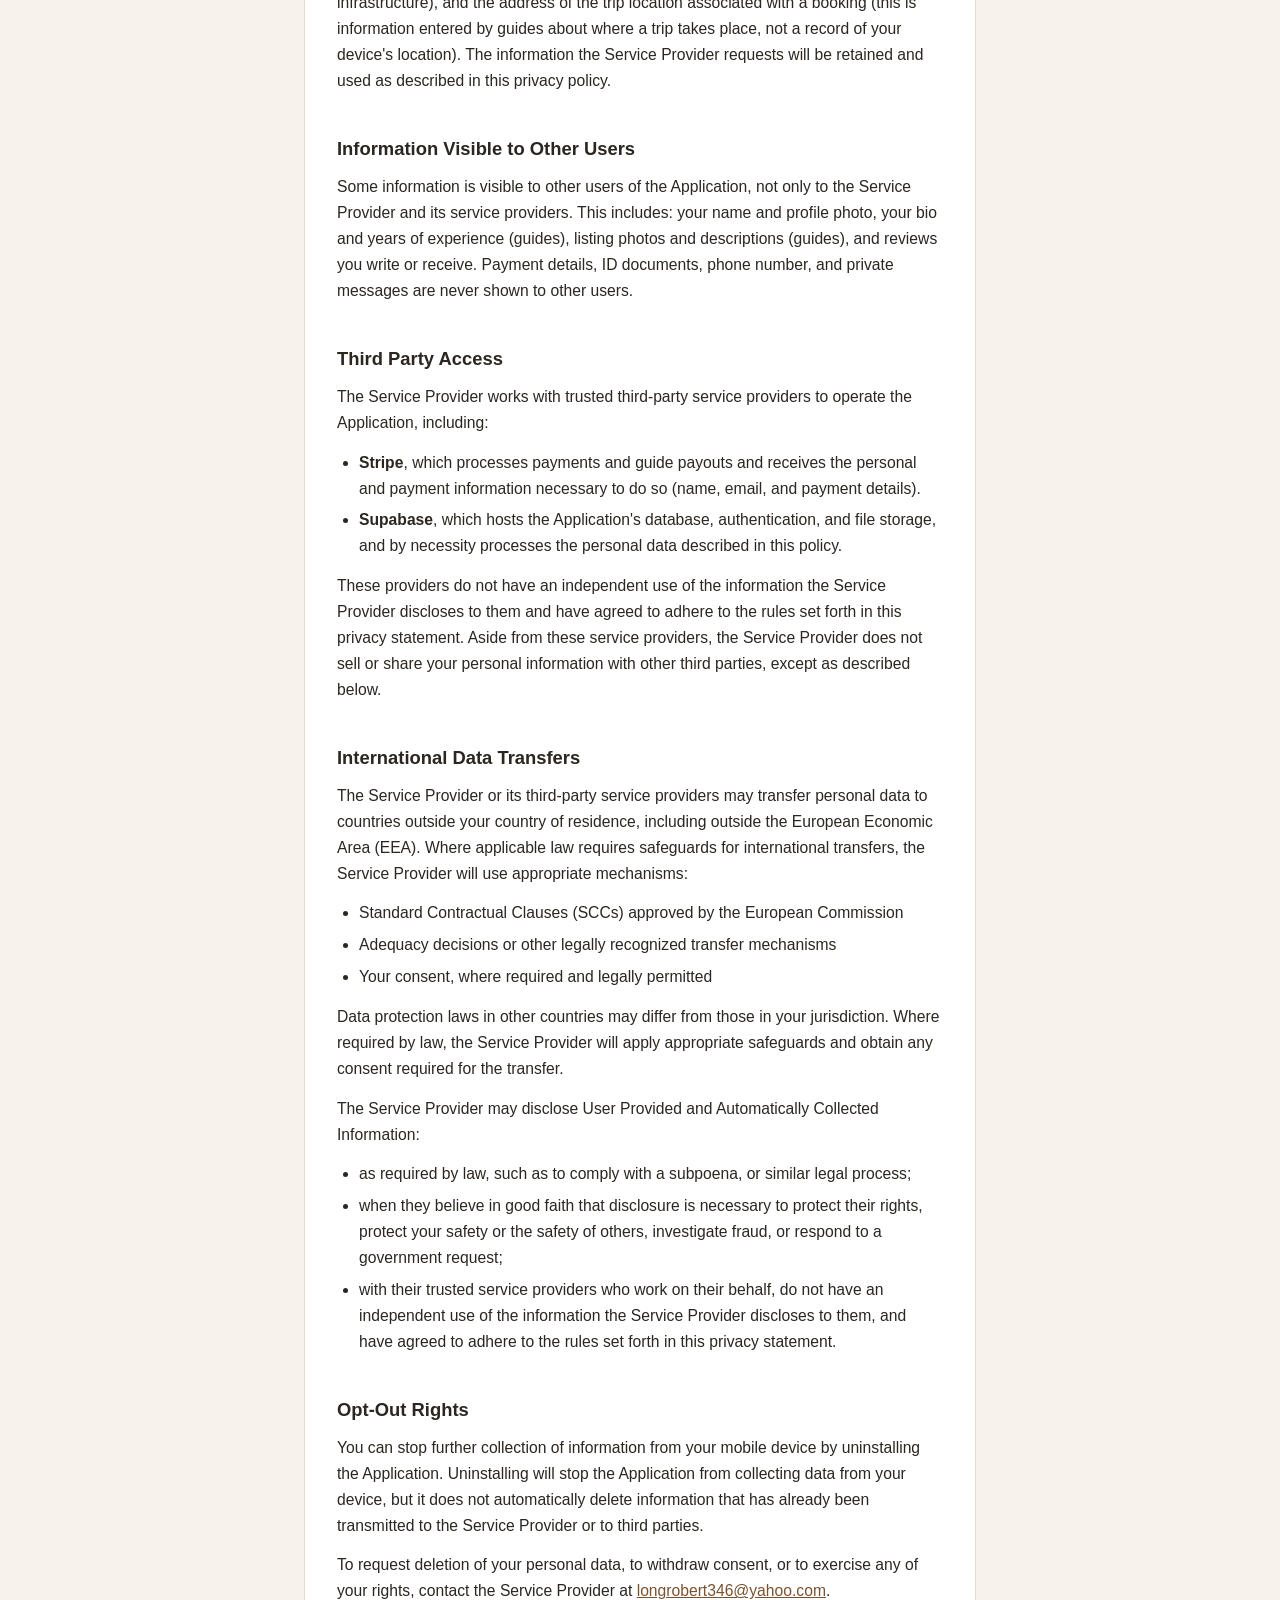
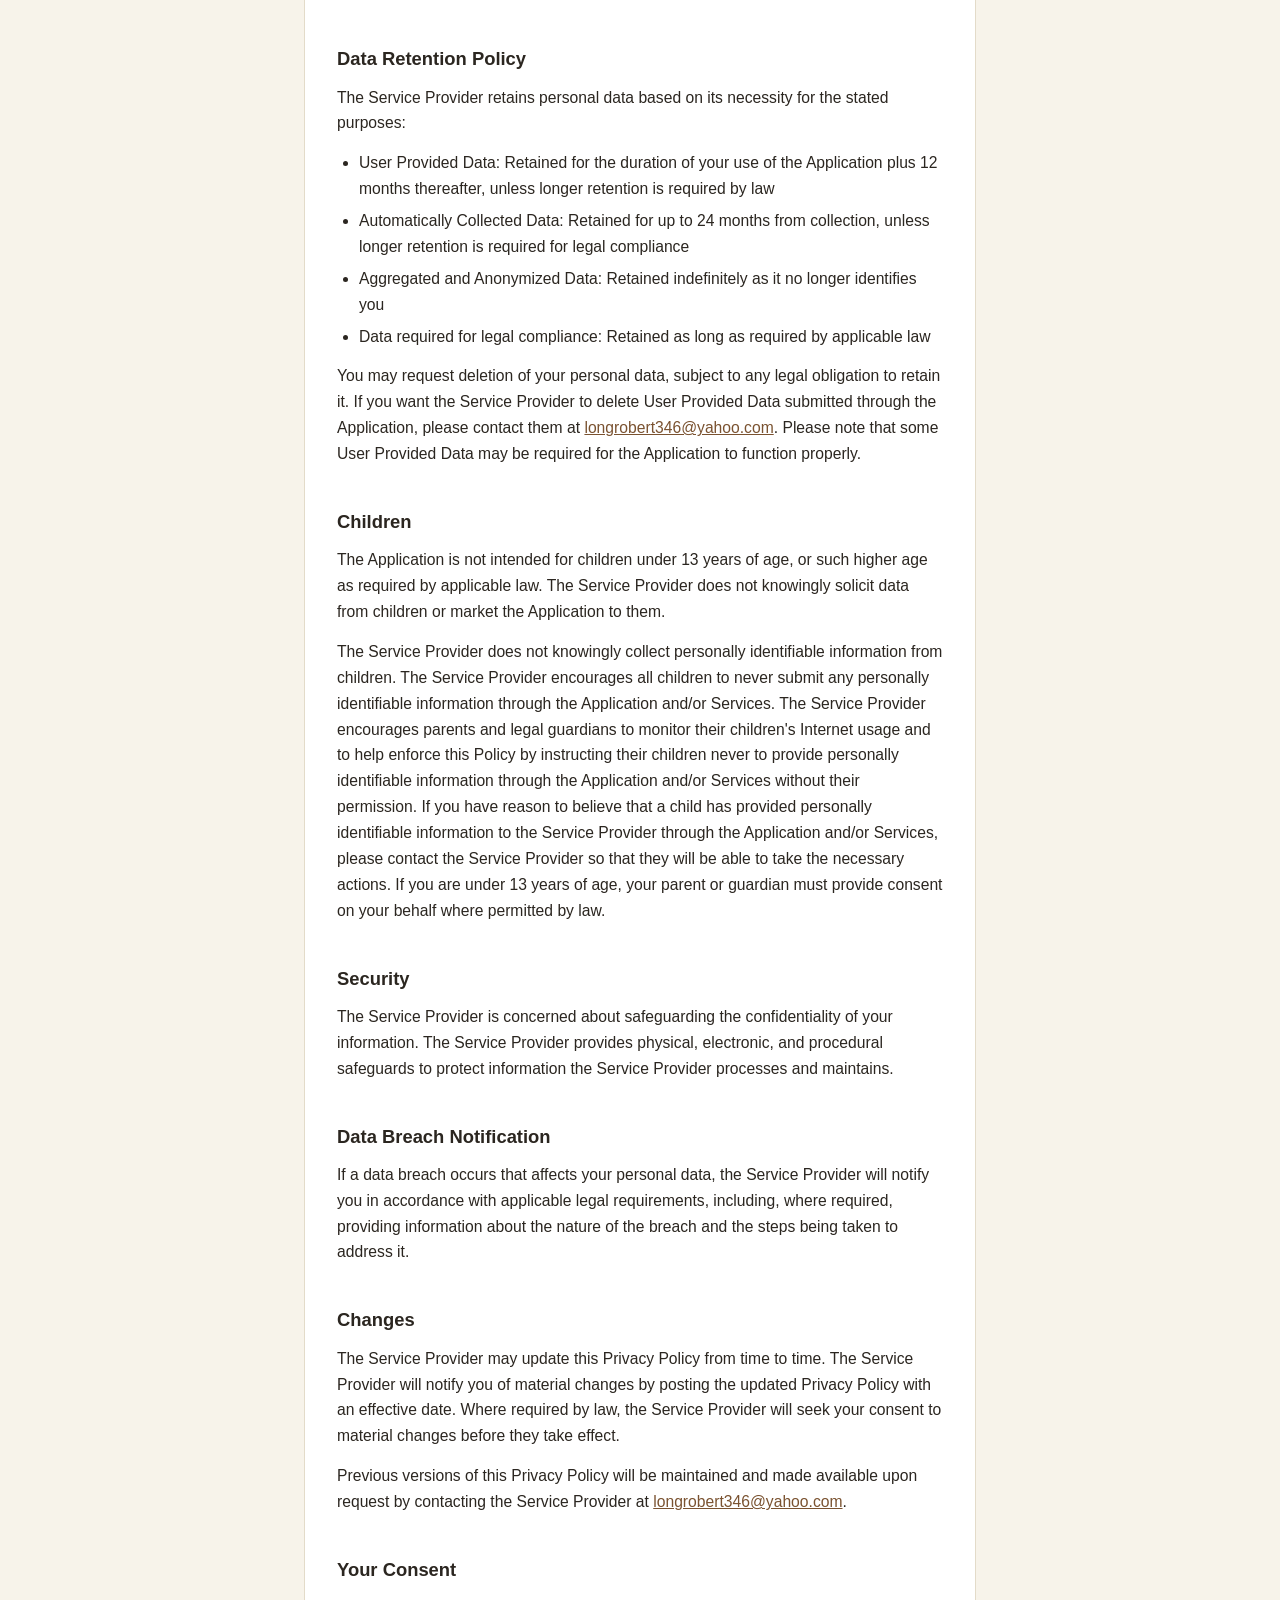
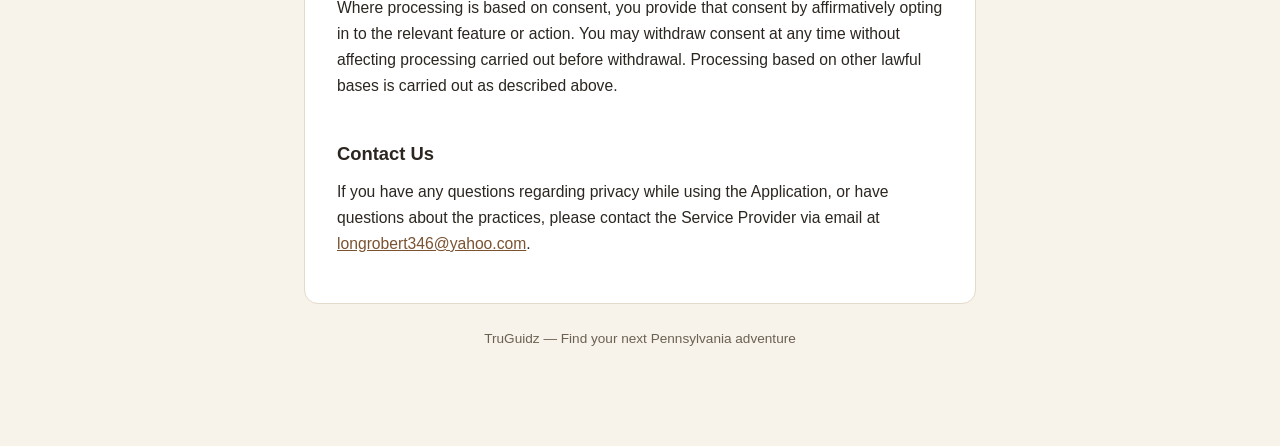
<file: privacy.html>
<!DOCTYPE html>
<html lang="en">
<head>
<meta charset="UTF-8">
<meta name="viewport" content="width=device-width, initial-scale=1.0">
<title>Privacy Policy — TruGuidz</title>
<meta name="description" content="Privacy Policy for the TruGuidz mobile app.">
<style>
  :root {
    --bg: #f7f3ea;
    --card: #ffffff;
    --text: #2b2620;
    --text-secondary: #6b6152;
    --accent: #7a5230;
    --border: #e3dbc9;
    --warn-bg: #fdf1de;
    --warn-border: #e0a94f;
    --warn-text: #8a5a12;
  }
  @media (prefers-color-scheme: dark) {
    :root {
      --bg: #1c2118;
      --card: #262c21;
      --text: #f0ece1;
      --text-secondary: #b3ab98;
      --accent: #d3a86c;
      --border: #3a4234;
      --warn-bg: #332a17;
      --warn-border: #a97a2e;
      --warn-text: #eec27f;
    }
  }
  * { box-sizing: border-box; }
  html, body {
    margin: 0;
    padding: 0;
    background: var(--bg);
    color: var(--text);
  }
  body {
    font-family: -apple-system, BlinkMacSystemFont, "Segoe UI", Roboto, Helvetica, Arial, sans-serif;
    line-height: 1.65;
    -webkit-font-smoothing: antialiased;
  }
  .wrap {
    max-width: 720px;
    margin: 0 auto;
    padding: 48px 24px 96px;
  }
  header {
    margin-bottom: 32px;
  }
  .brand {
    display: flex;
    align-items: center;
    gap: 10px;
    font-weight: 700;
    font-size: 1.05rem;
    color: var(--accent);
    letter-spacing: 0.02em;
    text-transform: uppercase;
    margin-bottom: 18px;
  }
  h1 {
    font-size: 1.9rem;
    margin: 0 0 6px;
    letter-spacing: -0.01em;
  }
  .effective {
    color: var(--text-secondary);
    font-size: 0.92rem;
    margin: 0;
  }
  .draft-banner {
    display: flex;
    gap: 10px;
    align-items: flex-start;
    background: var(--warn-bg);
    border: 1px solid var(--warn-border);
    color: var(--warn-text);
    border-radius: 10px;
    padding: 14px 16px;
    font-size: 0.9rem;
    margin: 24px 0 8px;
  }
  .draft-banner strong { color: inherit; }
  main {
    background: var(--card);
    border: 1px solid var(--border);
    border-radius: 14px;
    padding: 8px 32px 32px;
  }
  h2 {
    font-size: 1.15rem;
    margin: 32px 0 10px;
    padding-top: 8px;
  }
  h2:first-of-type { margin-top: 24px; }
  p, li { font-size: 0.98rem; color: var(--text); }
  p { margin: 0 0 14px; }
  ul { margin: 0 0 14px; padding-left: 22px; }
  li { margin-bottom: 6px; }
  a { color: var(--accent); }
  .contact {
    margin-top: 8px;
  }
  footer {
    max-width: 720px;
    margin: 24px auto 0;
    padding: 0 24px;
    color: var(--text-secondary);
    font-size: 0.85rem;
    text-align: center;
  }
</style>
</head>
<body>
  <div class="wrap">
    <header>
      <div class="brand">TruGuidz</div>
      <h1>Privacy Policy</h1>
      <p class="effective">Effective as of August 11, 2026</p>
      <div class="draft-banner">
        <span>⚠️</span>
        <span><strong>Draft notice:</strong> this policy has not yet been reviewed by a lawyer. It accurately describes what the TruGuidz app currently collects and does, but should not be relied on as a substitute for professional legal or regulatory advice.</span>
      </div>
    </header>

    <main>
      <p>This privacy policy applies to the TruGuidz app for mobile devices, together with any related services operated by Robert Long (collectively, the &ldquo;Application&rdquo;). Robert Long is hereby referred to as the &ldquo;Service Provider&rdquo;.</p>

      <h2>Information Collection and Use</h2>
      <p>The Application collects information when you download and use it. This information may include:</p>
      <ul>
        <li>Your device's Internet Protocol address</li>
        <li>Your mobile operating system</li>
        <li>Standard server/hosting logs collected automatically by our infrastructure providers</li>
      </ul>
      <p>The Application does not currently use dedicated analytics tools to track which screens you visit or how long you spend on them.</p>

      <h2>Cookies and Tracking Technologies</h2>
      <p>TruGuidz does not currently use any third-party analytics or advertising SDKs, cookies, pixels, or similar tracking technologies. If this changes in the future, the Service Provider will update this policy and, where required by applicable law, obtain consent before using non-essential tracking technologies.</p>

      <h2>Your Rights</h2>
      <p>You may request access to, correction of, or deletion of your personal data held by the Service Provider. To exercise these rights, or to withdraw consent where processing is based on consent, contact the Service Provider at <a href="mailto:longrobert346@yahoo.com">longrobert346@yahoo.com</a>.</p>

      <h2>Your California Privacy Rights (CCPA/CPRA)</h2>
      <p>If you are a California resident, you have the right to know what personal information is collected, the right to delete personal information, the right to opt out of the sale or sharing of personal information, and the right to non-discrimination for exercising these rights. To exercise your CCPA/CPRA rights, contact the Service Provider at <a href="mailto:longrobert346@yahoo.com">longrobert346@yahoo.com</a>.</p>
      <p>The Service Provider may use the information you provide to send important information, required notices, and, where permitted by law, marketing communications.</p>

      <h2>Personally Identifiable Information Collected</h2>
      <p>For a better experience while using the Application, the Service Provider may require you to provide certain personally identifiable information, including but not limited to: full name, email address, phone number, profile photo, government-issued photo ID (guide applicants), date of birth or age if visible on that ID, bio/years of experience (guide applicants), messages sent through the app to other users, payment card details (collected and stored by Stripe, not by TruGuidz directly), Stripe Connect account ID (guides), IP address and device data (collected automatically by our hosting infrastructure), and the address of the trip location associated with a booking (this is information entered by guides about where a trip takes place, not a record of your device's location). The information the Service Provider requests will be retained and used as described in this privacy policy.</p>

      <h2>Information Visible to Other Users</h2>
      <p>Some information is visible to other users of the Application, not only to the Service Provider and its service providers. This includes: your name and profile photo, your bio and years of experience (guides), listing photos and descriptions (guides), and reviews you write or receive. Payment details, ID documents, phone number, and private messages are never shown to other users.</p>

      <h2>Third Party Access</h2>
      <p>The Service Provider works with trusted third-party service providers to operate the Application, including:</p>
      <ul>
        <li><strong>Stripe</strong>, which processes payments and guide payouts and receives the personal and payment information necessary to do so (name, email, and payment details).</li>
        <li><strong>Supabase</strong>, which hosts the Application's database, authentication, and file storage, and by necessity processes the personal data described in this policy.</li>
      </ul>
      <p>These providers do not have an independent use of the information the Service Provider discloses to them and have agreed to adhere to the rules set forth in this privacy statement. Aside from these service providers, the Service Provider does not sell or share your personal information with other third parties, except as described below.</p>

      <h2>International Data Transfers</h2>
      <p>The Service Provider or its third-party service providers may transfer personal data to countries outside your country of residence, including outside the European Economic Area (EEA). Where applicable law requires safeguards for international transfers, the Service Provider will use appropriate mechanisms:</p>
      <ul>
        <li>Standard Contractual Clauses (SCCs) approved by the European Commission</li>
        <li>Adequacy decisions or other legally recognized transfer mechanisms</li>
        <li>Your consent, where required and legally permitted</li>
      </ul>
      <p>Data protection laws in other countries may differ from those in your jurisdiction. Where required by law, the Service Provider will apply appropriate safeguards and obtain any consent required for the transfer.</p>
      <p>The Service Provider may disclose User Provided and Automatically Collected Information:</p>
      <ul>
        <li>as required by law, such as to comply with a subpoena, or similar legal process;</li>
        <li>when they believe in good faith that disclosure is necessary to protect their rights, protect your safety or the safety of others, investigate fraud, or respond to a government request;</li>
        <li>with their trusted service providers who work on their behalf, do not have an independent use of the information the Service Provider discloses to them, and have agreed to adhere to the rules set forth in this privacy statement.</li>
      </ul>

      <h2>Opt-Out Rights</h2>
      <p>You can stop further collection of information from your mobile device by uninstalling the Application. Uninstalling will stop the Application from collecting data from your device, but it does not automatically delete information that has already been transmitted to the Service Provider or to third parties.</p>
      <p>To request deletion of your personal data, to withdraw consent, or to exercise any of your rights, contact the Service Provider at <a href="mailto:longrobert346@yahoo.com">longrobert346@yahoo.com</a>.</p>

      <h2>Data Retention Policy</h2>
      <p>The Service Provider retains personal data based on its necessity for the stated purposes:</p>
      <ul>
        <li>User Provided Data: Retained for the duration of your use of the Application plus 12 months thereafter, unless longer retention is required by law</li>
        <li>Automatically Collected Data: Retained for up to 24 months from collection, unless longer retention is required for legal compliance</li>
        <li>Aggregated and Anonymized Data: Retained indefinitely as it no longer identifies you</li>
        <li>Data required for legal compliance: Retained as long as required by applicable law</li>
      </ul>
      <p>You may request deletion of your personal data, subject to any legal obligation to retain it. If you want the Service Provider to delete User Provided Data submitted through the Application, please contact them at <a href="mailto:longrobert346@yahoo.com">longrobert346@yahoo.com</a>. Please note that some User Provided Data may be required for the Application to function properly.</p>

      <h2>Children</h2>
      <p>The Application is not intended for children under 13 years of age, or such higher age as required by applicable law. The Service Provider does not knowingly solicit data from children or market the Application to them.</p>
      <p>The Service Provider does not knowingly collect personally identifiable information from children. The Service Provider encourages all children to never submit any personally identifiable information through the Application and/or Services. The Service Provider encourages parents and legal guardians to monitor their children's Internet usage and to help enforce this Policy by instructing their children never to provide personally identifiable information through the Application and/or Services without their permission. If you have reason to believe that a child has provided personally identifiable information to the Service Provider through the Application and/or Services, please contact the Service Provider so that they will be able to take the necessary actions. If you are under 13 years of age, your parent or guardian must provide consent on your behalf where permitted by law.</p>

      <h2>Security</h2>
      <p>The Service Provider is concerned about safeguarding the confidentiality of your information. The Service Provider provides physical, electronic, and procedural safeguards to protect information the Service Provider processes and maintains.</p>

      <h2>Data Breach Notification</h2>
      <p>If a data breach occurs that affects your personal data, the Service Provider will notify you in accordance with applicable legal requirements, including, where required, providing information about the nature of the breach and the steps being taken to address it.</p>

      <h2>Changes</h2>
      <p>The Service Provider may update this Privacy Policy from time to time. The Service Provider will notify you of material changes by posting the updated Privacy Policy with an effective date. Where required by law, the Service Provider will seek your consent to material changes before they take effect.</p>
      <p>Previous versions of this Privacy Policy will be maintained and made available upon request by contacting the Service Provider at <a href="mailto:longrobert346@yahoo.com">longrobert346@yahoo.com</a>.</p>

      <h2>Your Consent</h2>
      <p>Where processing is based on consent, you provide that consent by affirmatively opting in to the relevant feature or action. You may withdraw consent at any time without affecting processing carried out before withdrawal. Processing based on other lawful bases is carried out as described above.</p>

      <h2>Contact Us</h2>
      <p class="contact">If you have any questions regarding privacy while using the Application, or have questions about the practices, please contact the Service Provider via email at <a href="mailto:longrobert346@yahoo.com">longrobert346@yahoo.com</a>.</p>
    </main>

    <footer>
      TruGuidz — Find your next Pennsylvania adventure
    </footer>
  </div>
</body>
</html>
</file>
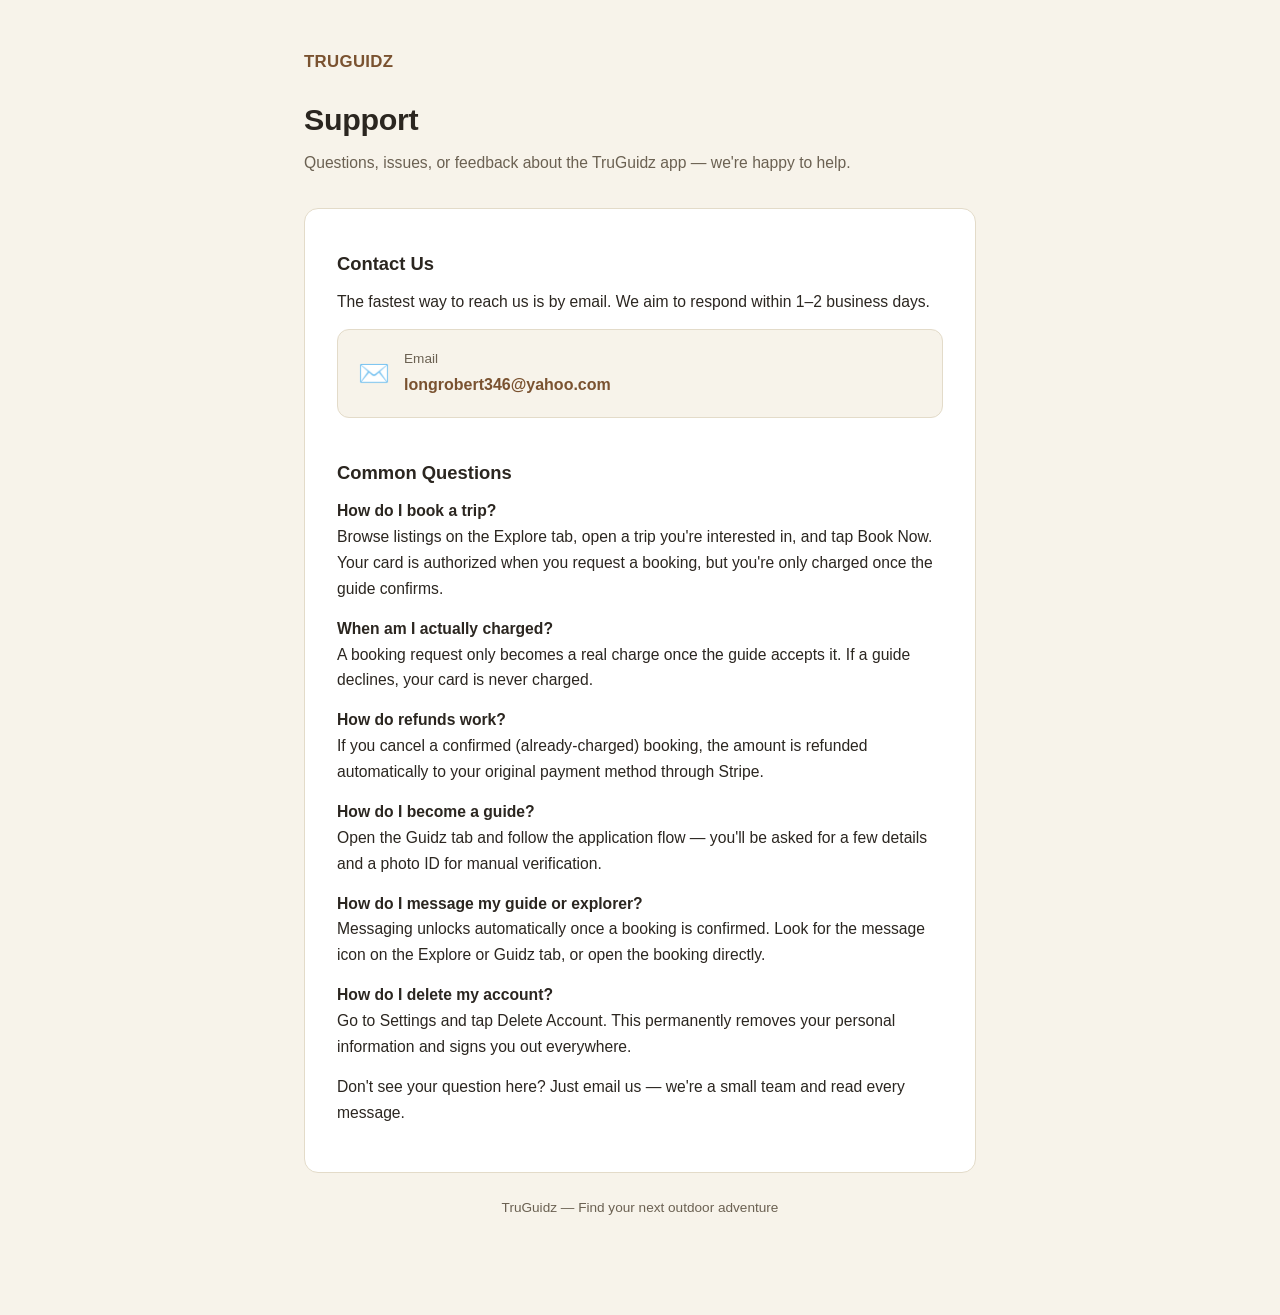
<file: support.html>
<!DOCTYPE html>
<html lang="en">
<head>
<meta charset="UTF-8">
<meta name="viewport" content="width=device-width, initial-scale=1.0">
<title>Support — TruGuidz</title>
<meta name="description" content="Support and contact information for the TruGuidz mobile app.">
<style>
  :root {
    --bg: #f7f3ea;
    --card: #ffffff;
    --text: #2b2620;
    --text-secondary: #6b6152;
    --accent: #7a5230;
    --border: #e3dbc9;
  }
  @media (prefers-color-scheme: dark) {
    :root {
      --bg: #1c2118;
      --card: #262c21;
      --text: #f0ece1;
      --text-secondary: #b3ab98;
      --accent: #d3a86c;
      --border: #3a4234;
    }
  }
  * { box-sizing: border-box; }
  html, body {
    margin: 0;
    padding: 0;
    background: var(--bg);
    color: var(--text);
  }
  body {
    font-family: -apple-system, BlinkMacSystemFont, "Segoe UI", Roboto, Helvetica, Arial, sans-serif;
    line-height: 1.65;
    -webkit-font-smoothing: antialiased;
  }
  .wrap {
    max-width: 720px;
    margin: 0 auto;
    padding: 48px 24px 96px;
  }
  header {
    margin-bottom: 32px;
  }
  .brand {
    display: flex;
    align-items: center;
    gap: 10px;
    font-weight: 700;
    font-size: 1.05rem;
    color: var(--accent);
    letter-spacing: 0.02em;
    text-transform: uppercase;
    margin-bottom: 18px;
  }
  h1 {
    font-size: 1.9rem;
    margin: 0 0 6px;
    letter-spacing: -0.01em;
  }
  .subtitle {
    color: var(--text-secondary);
    font-size: 0.98rem;
    margin: 0;
  }
  main {
    background: var(--card);
    border: 1px solid var(--border);
    border-radius: 14px;
    padding: 8px 32px 32px;
  }
  h2 {
    font-size: 1.15rem;
    margin: 32px 0 10px;
    padding-top: 8px;
  }
  h2:first-of-type { margin-top: 24px; }
  p, li { font-size: 0.98rem; color: var(--text); }
  p { margin: 0 0 14px; }
  ul { margin: 0 0 14px; padding-left: 22px; }
  li { margin-bottom: 6px; }
  a { color: var(--accent); }
  .contact-card {
    display: flex;
    align-items: center;
    gap: 14px;
    background: var(--bg);
    border: 1px solid var(--border);
    border-radius: 12px;
    padding: 18px 20px;
    margin: 8px 0 24px;
  }
  .contact-card .icon {
    font-size: 1.6rem;
  }
  .contact-card a {
    font-weight: 600;
    text-decoration: none;
  }
  .contact-card .label {
    font-size: 0.85rem;
    color: var(--text-secondary);
    margin: 0 0 2px;
  }
  footer {
    max-width: 720px;
    margin: 24px auto 0;
    padding: 0 24px;
    color: var(--text-secondary);
    font-size: 0.85rem;
    text-align: center;
  }
</style>
</head>
<body>
  <div class="wrap">
    <header>
      <div class="brand">TruGuidz</div>
      <h1>Support</h1>
      <p class="subtitle">Questions, issues, or feedback about the TruGuidz app — we're happy to help.</p>
    </header>

    <main>
      <h2>Contact Us</h2>
      <p>The fastest way to reach us is by email. We aim to respond within 1–2 business days.</p>
      <div class="contact-card">
        <span class="icon">✉️</span>
        <div>
          <p class="label">Email</p>
          <a href="mailto:longrobert346@yahoo.com">longrobert346@yahoo.com</a>
        </div>
      </div>

      <h2>Common Questions</h2>

      <p><strong>How do I book a trip?</strong><br>
      Browse listings on the Explore tab, open a trip you're interested in, and tap Book Now. Your card is authorized when you request a booking, but you're only charged once the guide confirms.</p>

      <p><strong>When am I actually charged?</strong><br>
      A booking request only becomes a real charge once the guide accepts it. If a guide declines, your card is never charged.</p>

      <p><strong>How do refunds work?</strong><br>
      If you cancel a confirmed (already-charged) booking, the amount is refunded automatically to your original payment method through Stripe.</p>

      <p><strong>How do I become a guide?</strong><br>
      Open the Guidz tab and follow the application flow — you'll be asked for a few details and a photo ID for manual verification.</p>

      <p><strong>How do I message my guide or explorer?</strong><br>
      Messaging unlocks automatically once a booking is confirmed. Look for the message icon on the Explore or Guidz tab, or open the booking directly.</p>

      <p><strong>How do I delete my account?</strong><br>
      Go to Settings and tap Delete Account. This permanently removes your personal information and signs you out everywhere.</p>

      <p>Don't see your question here? Just email us — we're a small team and read every message.</p>
    </main>

    <footer>
      TruGuidz — Find your next outdoor adventure
    </footer>
  </div>
</body>
</html>
</file>
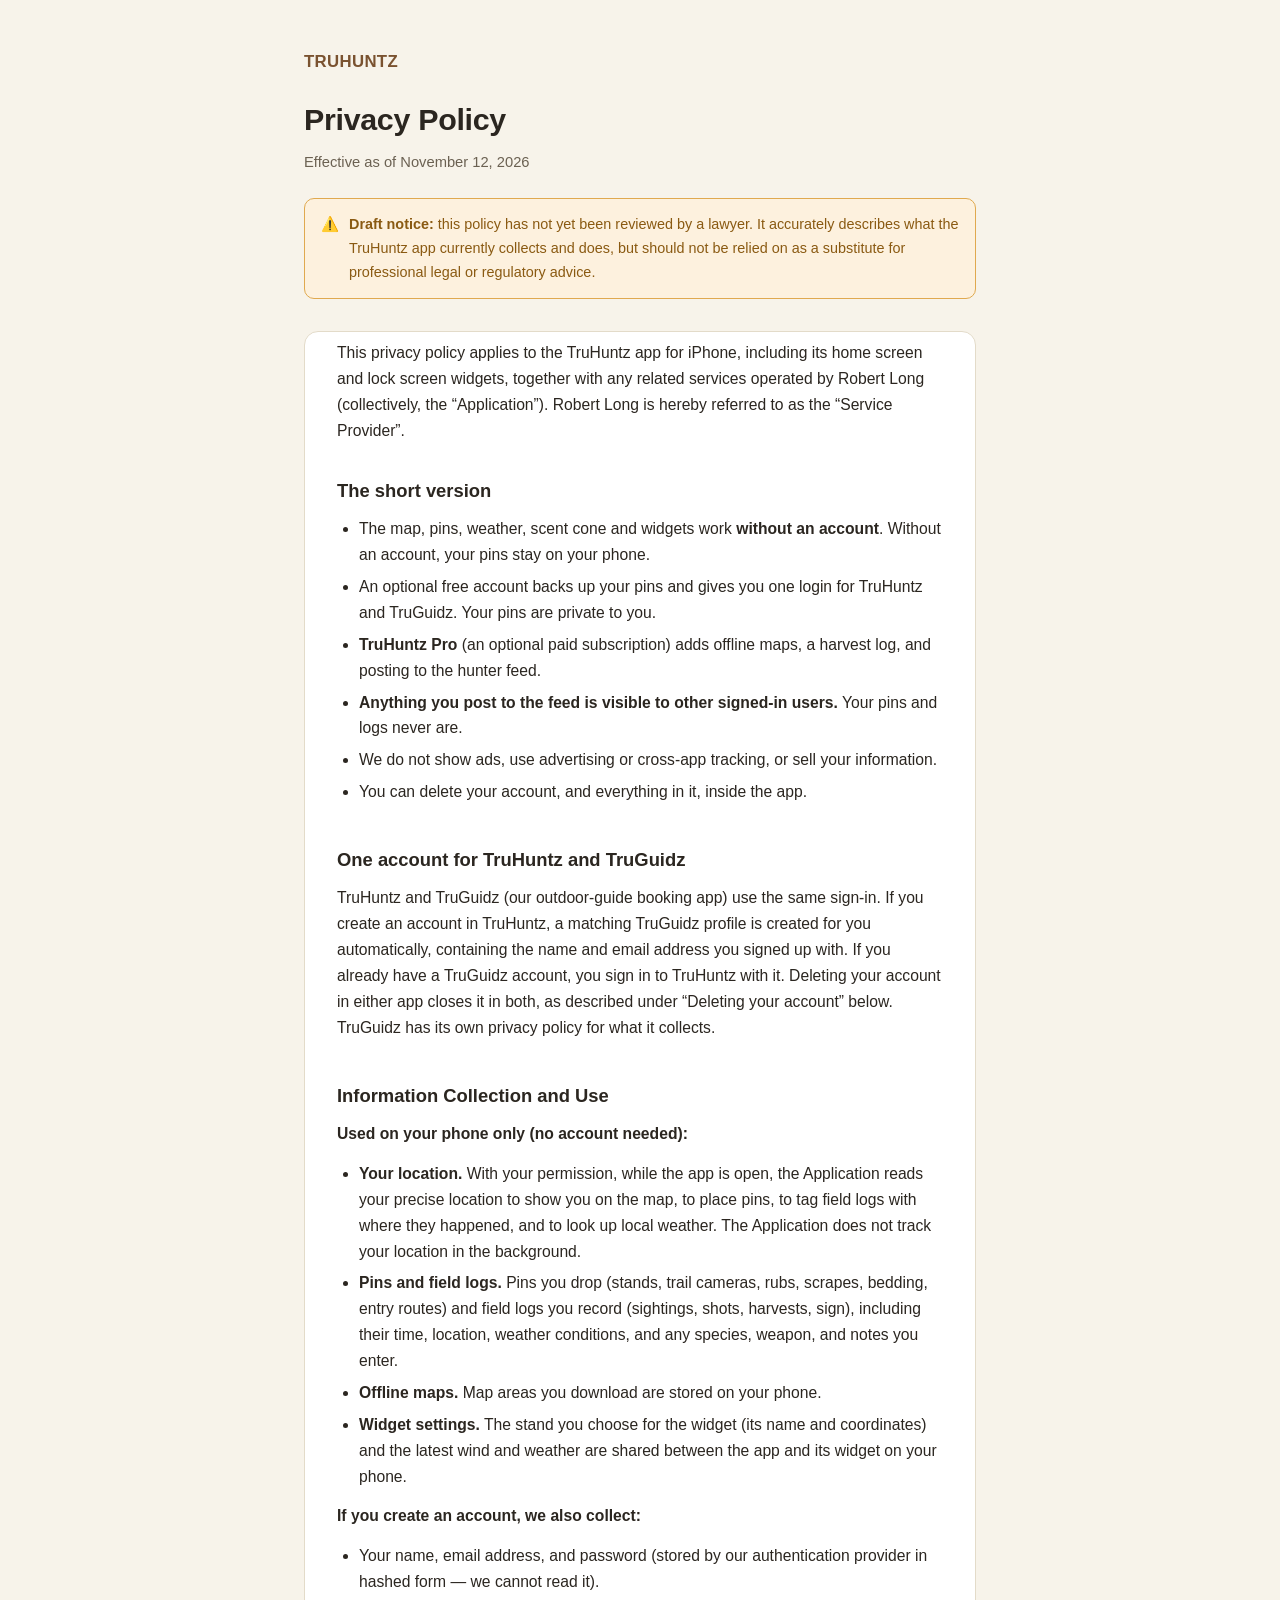
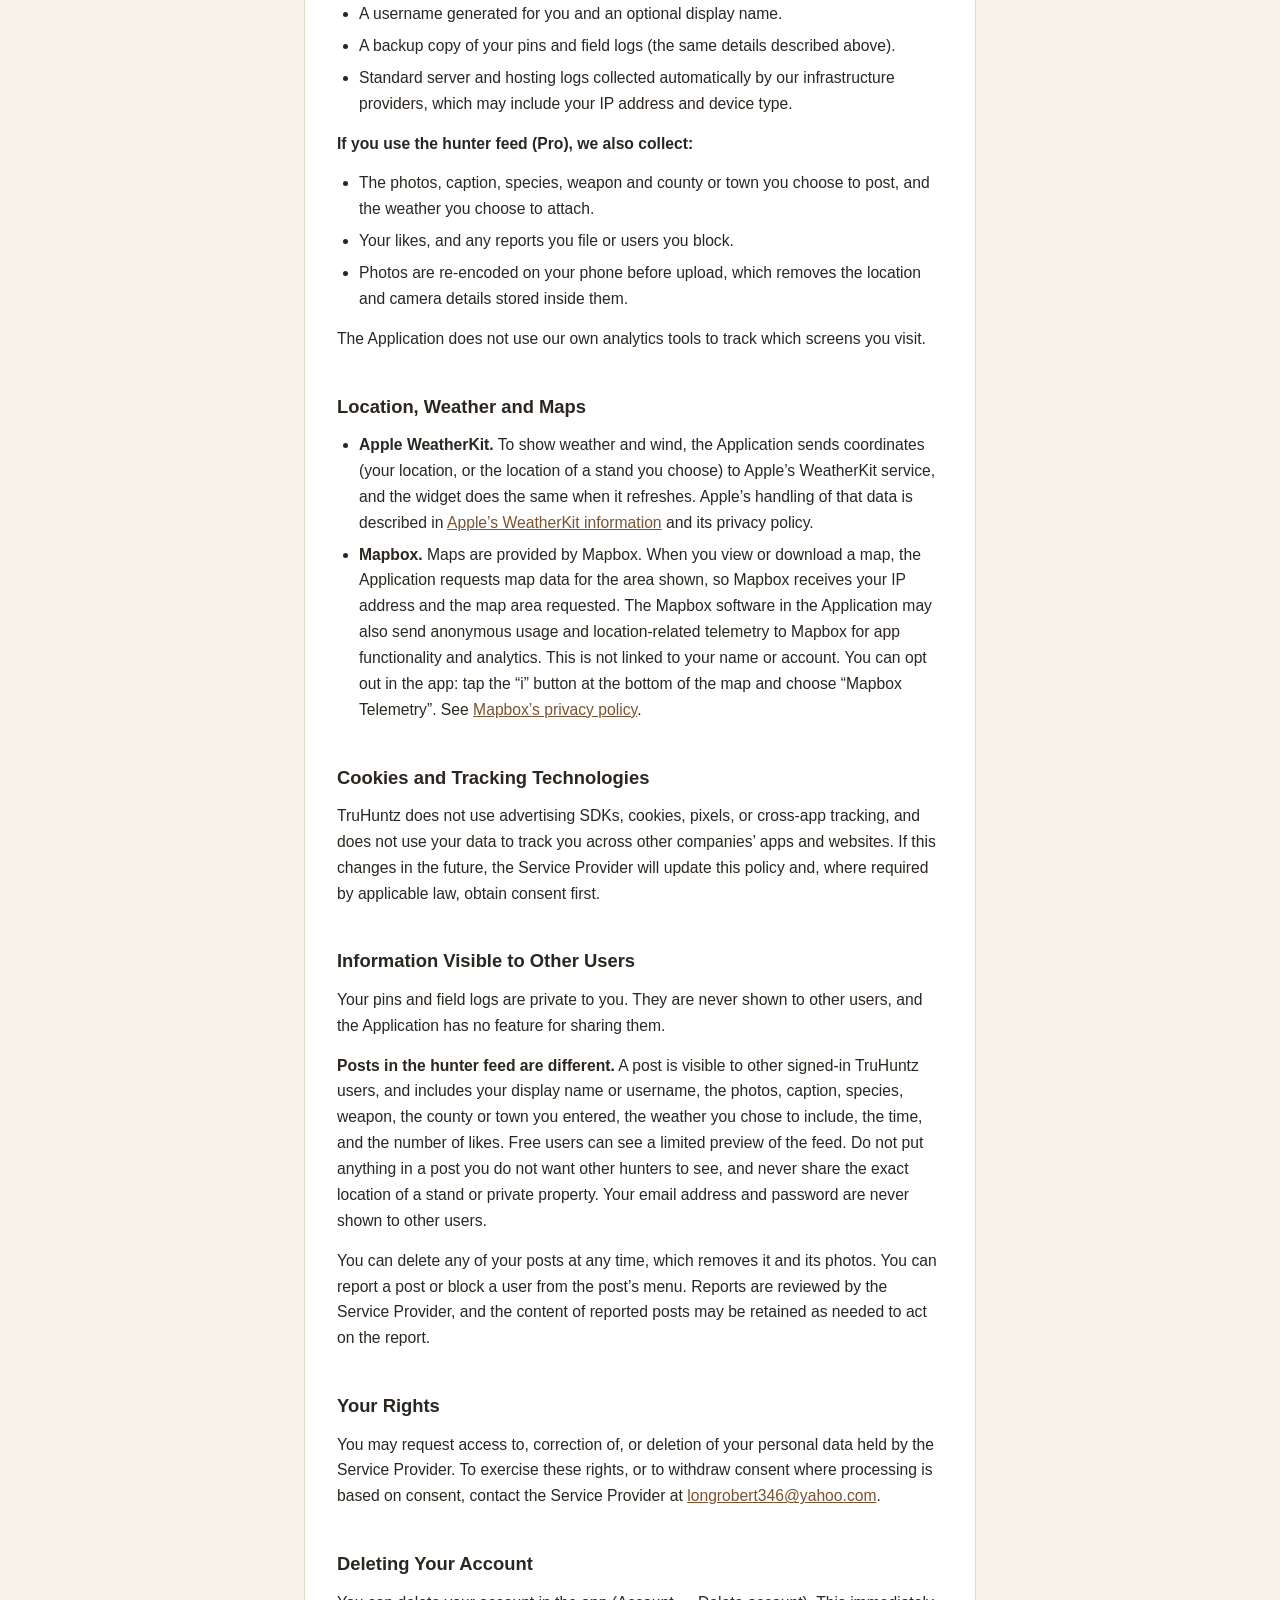
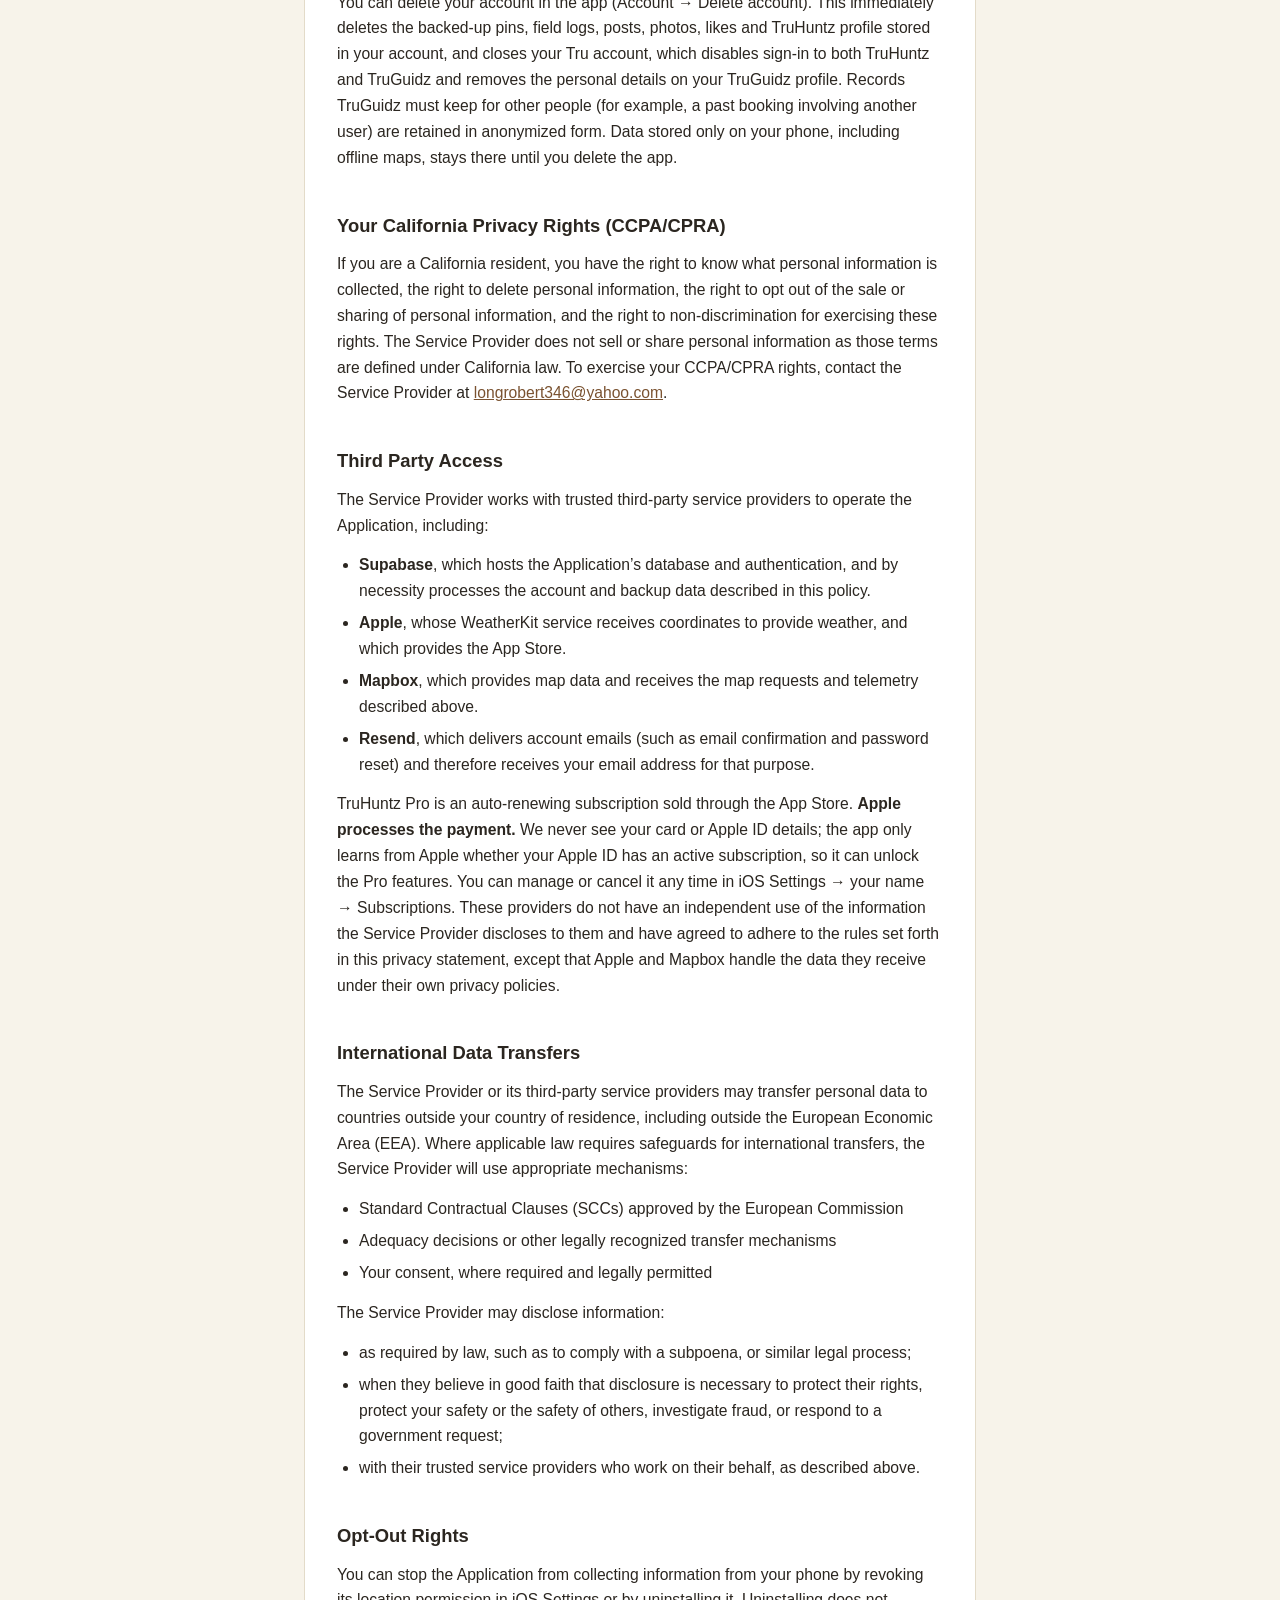
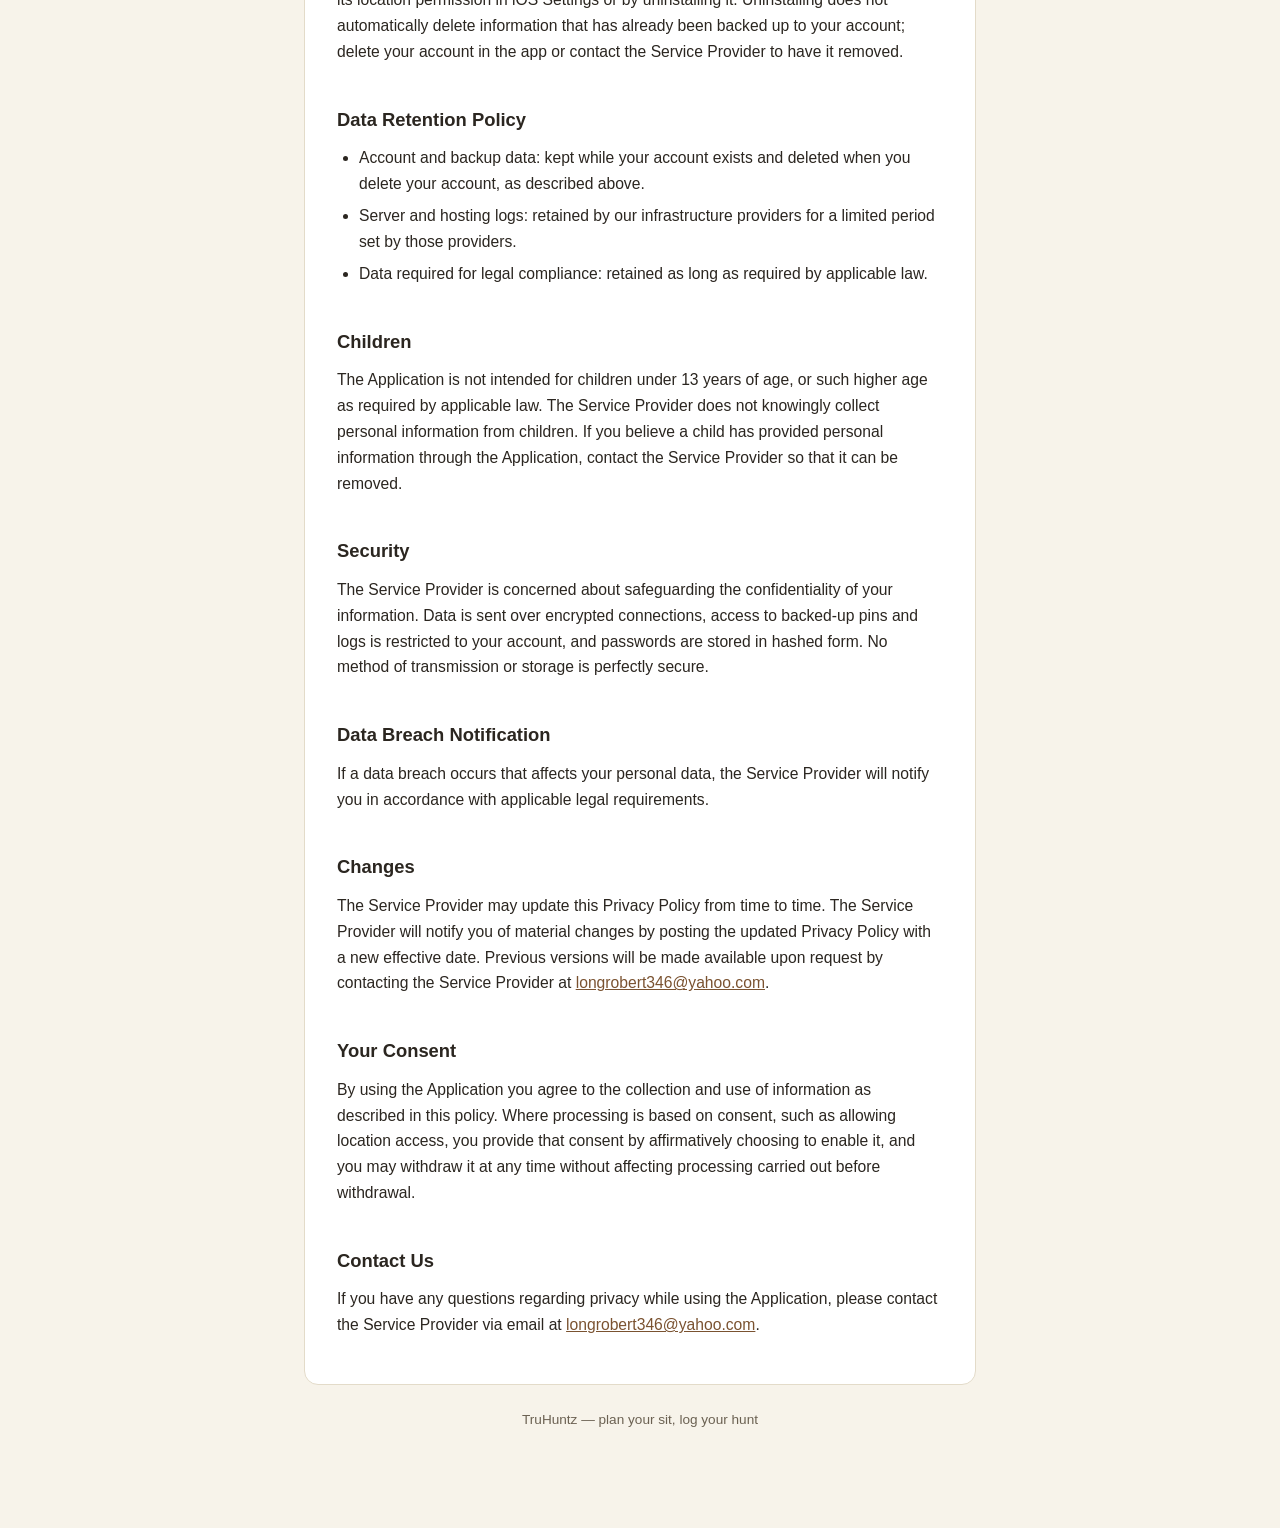
<file: truhuntz-privacy.html>
<!DOCTYPE html>
<html lang="en">
<head>
<meta charset="UTF-8">
<meta name="viewport" content="width=device-width, initial-scale=1.0">
<title>Privacy Policy — TruHuntz</title>
<meta name="description" content="Privacy Policy for the TruHuntz mobile app.">
<style>
  :root {
    --bg: #f7f3ea;
    --card: #ffffff;
    --text: #2b2620;
    --text-secondary: #6b6152;
    --accent: #7a5230;
    --border: #e3dbc9;
    --warn-bg: #fdf1de;
    --warn-border: #e0a94f;
    --warn-text: #8a5a12;
  }
  @media (prefers-color-scheme: dark) {
    :root {
      --bg: #1c2118;
      --card: #262c21;
      --text: #f0ece1;
      --text-secondary: #b3ab98;
      --accent: #d3a86c;
      --border: #3a4234;
      --warn-bg: #332a17;
      --warn-border: #a97a2e;
      --warn-text: #eec27f;
    }
  }
  * { box-sizing: border-box; }
  html, body {
    margin: 0;
    padding: 0;
    background: var(--bg);
    color: var(--text);
  }
  body {
    font-family: -apple-system, BlinkMacSystemFont, "Segoe UI", Roboto, Helvetica, Arial, sans-serif;
    line-height: 1.65;
    -webkit-font-smoothing: antialiased;
  }
  .wrap {
    max-width: 720px;
    margin: 0 auto;
    padding: 48px 24px 96px;
  }
  header {
    margin-bottom: 32px;
  }
  .brand {
    display: flex;
    align-items: center;
    gap: 10px;
    font-weight: 700;
    font-size: 1.05rem;
    color: var(--accent);
    letter-spacing: 0.02em;
    text-transform: uppercase;
    margin-bottom: 18px;
  }
  h1 {
    font-size: 1.9rem;
    margin: 0 0 6px;
    letter-spacing: -0.01em;
  }
  .effective {
    color: var(--text-secondary);
    font-size: 0.92rem;
    margin: 0;
  }
  .draft-banner {
    display: flex;
    gap: 10px;
    align-items: flex-start;
    background: var(--warn-bg);
    border: 1px solid var(--warn-border);
    color: var(--warn-text);
    border-radius: 10px;
    padding: 14px 16px;
    font-size: 0.9rem;
    margin: 24px 0 8px;
  }
  .draft-banner strong { color: inherit; }
  main {
    background: var(--card);
    border: 1px solid var(--border);
    border-radius: 14px;
    padding: 8px 32px 32px;
  }
  h2 {
    font-size: 1.15rem;
    margin: 32px 0 10px;
    padding-top: 8px;
  }
  h2:first-of-type { margin-top: 24px; }
  p, li { font-size: 0.98rem; color: var(--text); }
  p { margin: 0 0 14px; }
  ul { margin: 0 0 14px; padding-left: 22px; }
  li { margin-bottom: 6px; }
  a { color: var(--accent); }
  .contact {
    margin-top: 8px;
  }
  footer {
    max-width: 720px;
    margin: 24px auto 0;
    padding: 0 24px;
    color: var(--text-secondary);
    font-size: 0.85rem;
    text-align: center;
  }
</style>
</head>
<body>
  <div class="wrap">
    <header>
      <div class="brand">TruHuntz</div>
      <h1>Privacy Policy</h1>
      <p class="effective">Effective as of November 12, 2026</p>
      <div class="draft-banner">
        <span>⚠️</span>
        <span><strong>Draft notice:</strong> this policy has not yet been reviewed by a lawyer. It accurately describes what the TruHuntz app currently collects and does, but should not be relied on as a substitute for professional legal or regulatory advice.</span>
      </div>
    </header>

    <main>
      <p>This privacy policy applies to the TruHuntz app for iPhone, including its home screen and lock screen widgets, together with any related services operated by Robert Long (collectively, the &ldquo;Application&rdquo;). Robert Long is hereby referred to as the &ldquo;Service Provider&rdquo;.</p>

      <h2>The short version</h2>
      <ul>
        <li>The map, pins, weather, scent cone and widgets work <strong>without an account</strong>. Without an account, your pins stay on your phone.</li>
        <li>An optional free account backs up your pins and gives you one login for TruHuntz and TruGuidz. Your pins are private to you.</li>
        <li><strong>TruHuntz Pro</strong> (an optional paid subscription) adds offline maps, a harvest log, and posting to the hunter feed.</li>
        <li><strong>Anything you post to the feed is visible to other signed-in users.</strong> Your pins and logs never are.</li>
        <li>We do not show ads, use advertising or cross-app tracking, or sell your information.</li>
        <li>You can delete your account, and everything in it, inside the app.</li>
      </ul>

      <h2>One account for TruHuntz and TruGuidz</h2>
      <p>TruHuntz and TruGuidz (our outdoor-guide booking app) use the same sign-in. If you create an account in TruHuntz, a matching TruGuidz profile is created for you automatically, containing the name and email address you signed up with. If you already have a TruGuidz account, you sign in to TruHuntz with it. Deleting your account in either app closes it in both, as described under &ldquo;Deleting your account&rdquo; below. TruGuidz has its own privacy policy for what it collects.</p>

      <h2>Information Collection and Use</h2>
      <p><strong>Used on your phone only (no account needed):</strong></p>
      <ul>
        <li><strong>Your location.</strong> With your permission, while the app is open, the Application reads your precise location to show you on the map, to place pins, to tag field logs with where they happened, and to look up local weather. The Application does not track your location in the background.</li>
        <li><strong>Pins and field logs.</strong> Pins you drop (stands, trail cameras, rubs, scrapes, bedding, entry routes) and field logs you record (sightings, shots, harvests, sign), including their time, location, weather conditions, and any species, weapon, and notes you enter.</li>
        <li><strong>Offline maps.</strong> Map areas you download are stored on your phone.</li>
        <li><strong>Widget settings.</strong> The stand you choose for the widget (its name and coordinates) and the latest wind and weather are shared between the app and its widget on your phone.</li>
      </ul>
      <p><strong>If you create an account, we also collect:</strong></p>
      <ul>
        <li>Your name, email address, and password (stored by our authentication provider in hashed form &mdash; we cannot read it).</li>
        <li>A username generated for you and an optional display name.</li>
        <li>A backup copy of your pins and field logs (the same details described above).</li>
        <li>Standard server and hosting logs collected automatically by our infrastructure providers, which may include your IP address and device type.</li>
      </ul>
      <p><strong>If you use the hunter feed (Pro), we also collect:</strong></p>
      <ul>
        <li>The photos, caption, species, weapon and county or town you choose to post, and the weather you choose to attach.</li>
        <li>Your likes, and any reports you file or users you block.</li>
        <li>Photos are re-encoded on your phone before upload, which removes the location and camera details stored inside them.</li>
      </ul>
      <p>The Application does not use our own analytics tools to track which screens you visit.</p>

      <h2>Location, Weather and Maps</h2>
      <ul>
        <li><strong>Apple WeatherKit.</strong> To show weather and wind, the Application sends coordinates (your location, or the location of a stand you choose) to Apple&rsquo;s WeatherKit service, and the widget does the same when it refreshes. Apple&rsquo;s handling of that data is described in <a href="https://developer.apple.com/weatherkit/data-source-attribution/">Apple&rsquo;s WeatherKit information</a> and its privacy policy.</li>
        <li><strong>Mapbox.</strong> Maps are provided by Mapbox. When you view or download a map, the Application requests map data for the area shown, so Mapbox receives your IP address and the map area requested. The Mapbox software in the Application may also send anonymous usage and location-related telemetry to Mapbox for app functionality and analytics. This is not linked to your name or account. You can opt out in the app: tap the &ldquo;i&rdquo; button at the bottom of the map and choose &ldquo;Mapbox Telemetry&rdquo;. See <a href="https://www.mapbox.com/legal/privacy">Mapbox&rsquo;s privacy policy</a>.</li>
      </ul>

      <h2>Cookies and Tracking Technologies</h2>
      <p>TruHuntz does not use advertising SDKs, cookies, pixels, or cross-app tracking, and does not use your data to track you across other companies&rsquo; apps and websites. If this changes in the future, the Service Provider will update this policy and, where required by applicable law, obtain consent first.</p>

      <h2>Information Visible to Other Users</h2>
      <p>Your pins and field logs are private to you. They are never shown to other users, and the Application has no feature for sharing them.</p>
      <p><strong>Posts in the hunter feed are different.</strong> A post is visible to other signed-in TruHuntz users, and includes your display name or username, the photos, caption, species, weapon, the county or town you entered, the weather you chose to include, the time, and the number of likes. Free users can see a limited preview of the feed. Do not put anything in a post you do not want other hunters to see, and never share the exact location of a stand or private property. Your email address and password are never shown to other users.</p>
      <p>You can delete any of your posts at any time, which removes it and its photos. You can report a post or block a user from the post&rsquo;s menu. Reports are reviewed by the Service Provider, and the content of reported posts may be retained as needed to act on the report.</p>

      <h2>Your Rights</h2>
      <p>You may request access to, correction of, or deletion of your personal data held by the Service Provider. To exercise these rights, or to withdraw consent where processing is based on consent, contact the Service Provider at <a href="mailto:longrobert346@yahoo.com">longrobert346@yahoo.com</a>.</p>

      <h2>Deleting Your Account</h2>
      <p>You can delete your account in the app (Account &rarr; Delete account). This immediately deletes the backed-up pins, field logs, posts, photos, likes and TruHuntz profile stored in your account, and closes your Tru account, which disables sign-in to both TruHuntz and TruGuidz and removes the personal details on your TruGuidz profile. Records TruGuidz must keep for other people (for example, a past booking involving another user) are retained in anonymized form. Data stored only on your phone, including offline maps, stays there until you delete the app.</p>

      <h2>Your California Privacy Rights (CCPA/CPRA)</h2>
      <p>If you are a California resident, you have the right to know what personal information is collected, the right to delete personal information, the right to opt out of the sale or sharing of personal information, and the right to non-discrimination for exercising these rights. The Service Provider does not sell or share personal information as those terms are defined under California law. To exercise your CCPA/CPRA rights, contact the Service Provider at <a href="mailto:longrobert346@yahoo.com">longrobert346@yahoo.com</a>.</p>

      <h2>Third Party Access</h2>
      <p>The Service Provider works with trusted third-party service providers to operate the Application, including:</p>
      <ul>
        <li><strong>Supabase</strong>, which hosts the Application&rsquo;s database and authentication, and by necessity processes the account and backup data described in this policy.</li>
        <li><strong>Apple</strong>, whose WeatherKit service receives coordinates to provide weather, and which provides the App Store.</li>
        <li><strong>Mapbox</strong>, which provides map data and receives the map requests and telemetry described above.</li>
        <li><strong>Resend</strong>, which delivers account emails (such as email confirmation and password reset) and therefore receives your email address for that purpose.</li>
      </ul>
      <p>TruHuntz Pro is an auto-renewing subscription sold through the App Store. <strong>Apple processes the payment.</strong> We never see your card or Apple ID details; the app only learns from Apple whether your Apple ID has an active subscription, so it can unlock the Pro features. You can manage or cancel it any time in iOS Settings &rarr; your name &rarr; Subscriptions. These providers do not have an independent use of the information the Service Provider discloses to them and have agreed to adhere to the rules set forth in this privacy statement, except that Apple and Mapbox handle the data they receive under their own privacy policies.</p>

      <h2>International Data Transfers</h2>
      <p>The Service Provider or its third-party service providers may transfer personal data to countries outside your country of residence, including outside the European Economic Area (EEA). Where applicable law requires safeguards for international transfers, the Service Provider will use appropriate mechanisms:</p>
      <ul>
        <li>Standard Contractual Clauses (SCCs) approved by the European Commission</li>
        <li>Adequacy decisions or other legally recognized transfer mechanisms</li>
        <li>Your consent, where required and legally permitted</li>
      </ul>
      <p>The Service Provider may disclose information:</p>
      <ul>
        <li>as required by law, such as to comply with a subpoena, or similar legal process;</li>
        <li>when they believe in good faith that disclosure is necessary to protect their rights, protect your safety or the safety of others, investigate fraud, or respond to a government request;</li>
        <li>with their trusted service providers who work on their behalf, as described above.</li>
      </ul>

      <h2>Opt-Out Rights</h2>
      <p>You can stop the Application from collecting information from your phone by revoking its location permission in iOS Settings or by uninstalling it. Uninstalling does not automatically delete information that has already been backed up to your account; delete your account in the app or contact the Service Provider to have it removed.</p>

      <h2>Data Retention Policy</h2>
      <ul>
        <li>Account and backup data: kept while your account exists and deleted when you delete your account, as described above.</li>
        <li>Server and hosting logs: retained by our infrastructure providers for a limited period set by those providers.</li>
        <li>Data required for legal compliance: retained as long as required by applicable law.</li>
      </ul>

      <h2>Children</h2>
      <p>The Application is not intended for children under 13 years of age, or such higher age as required by applicable law. The Service Provider does not knowingly collect personal information from children. If you believe a child has provided personal information through the Application, contact the Service Provider so that it can be removed.</p>

      <h2>Security</h2>
      <p>The Service Provider is concerned about safeguarding the confidentiality of your information. Data is sent over encrypted connections, access to backed-up pins and logs is restricted to your account, and passwords are stored in hashed form. No method of transmission or storage is perfectly secure.</p>

      <h2>Data Breach Notification</h2>
      <p>If a data breach occurs that affects your personal data, the Service Provider will notify you in accordance with applicable legal requirements.</p>

      <h2>Changes</h2>
      <p>The Service Provider may update this Privacy Policy from time to time. The Service Provider will notify you of material changes by posting the updated Privacy Policy with a new effective date. Previous versions will be made available upon request by contacting the Service Provider at <a href="mailto:longrobert346@yahoo.com">longrobert346@yahoo.com</a>.</p>

      <h2>Your Consent</h2>
      <p>By using the Application you agree to the collection and use of information as described in this policy. Where processing is based on consent, such as allowing location access, you provide that consent by affirmatively choosing to enable it, and you may withdraw it at any time without affecting processing carried out before withdrawal.</p>

      <h2>Contact Us</h2>
      <p class="contact">If you have any questions regarding privacy while using the Application, please contact the Service Provider via email at <a href="mailto:longrobert346@yahoo.com">longrobert346@yahoo.com</a>.</p>
    </main>

    <footer>
      TruHuntz &mdash; plan your sit, log your hunt
    </footer>
  </div>
</body>
</html>
</file>
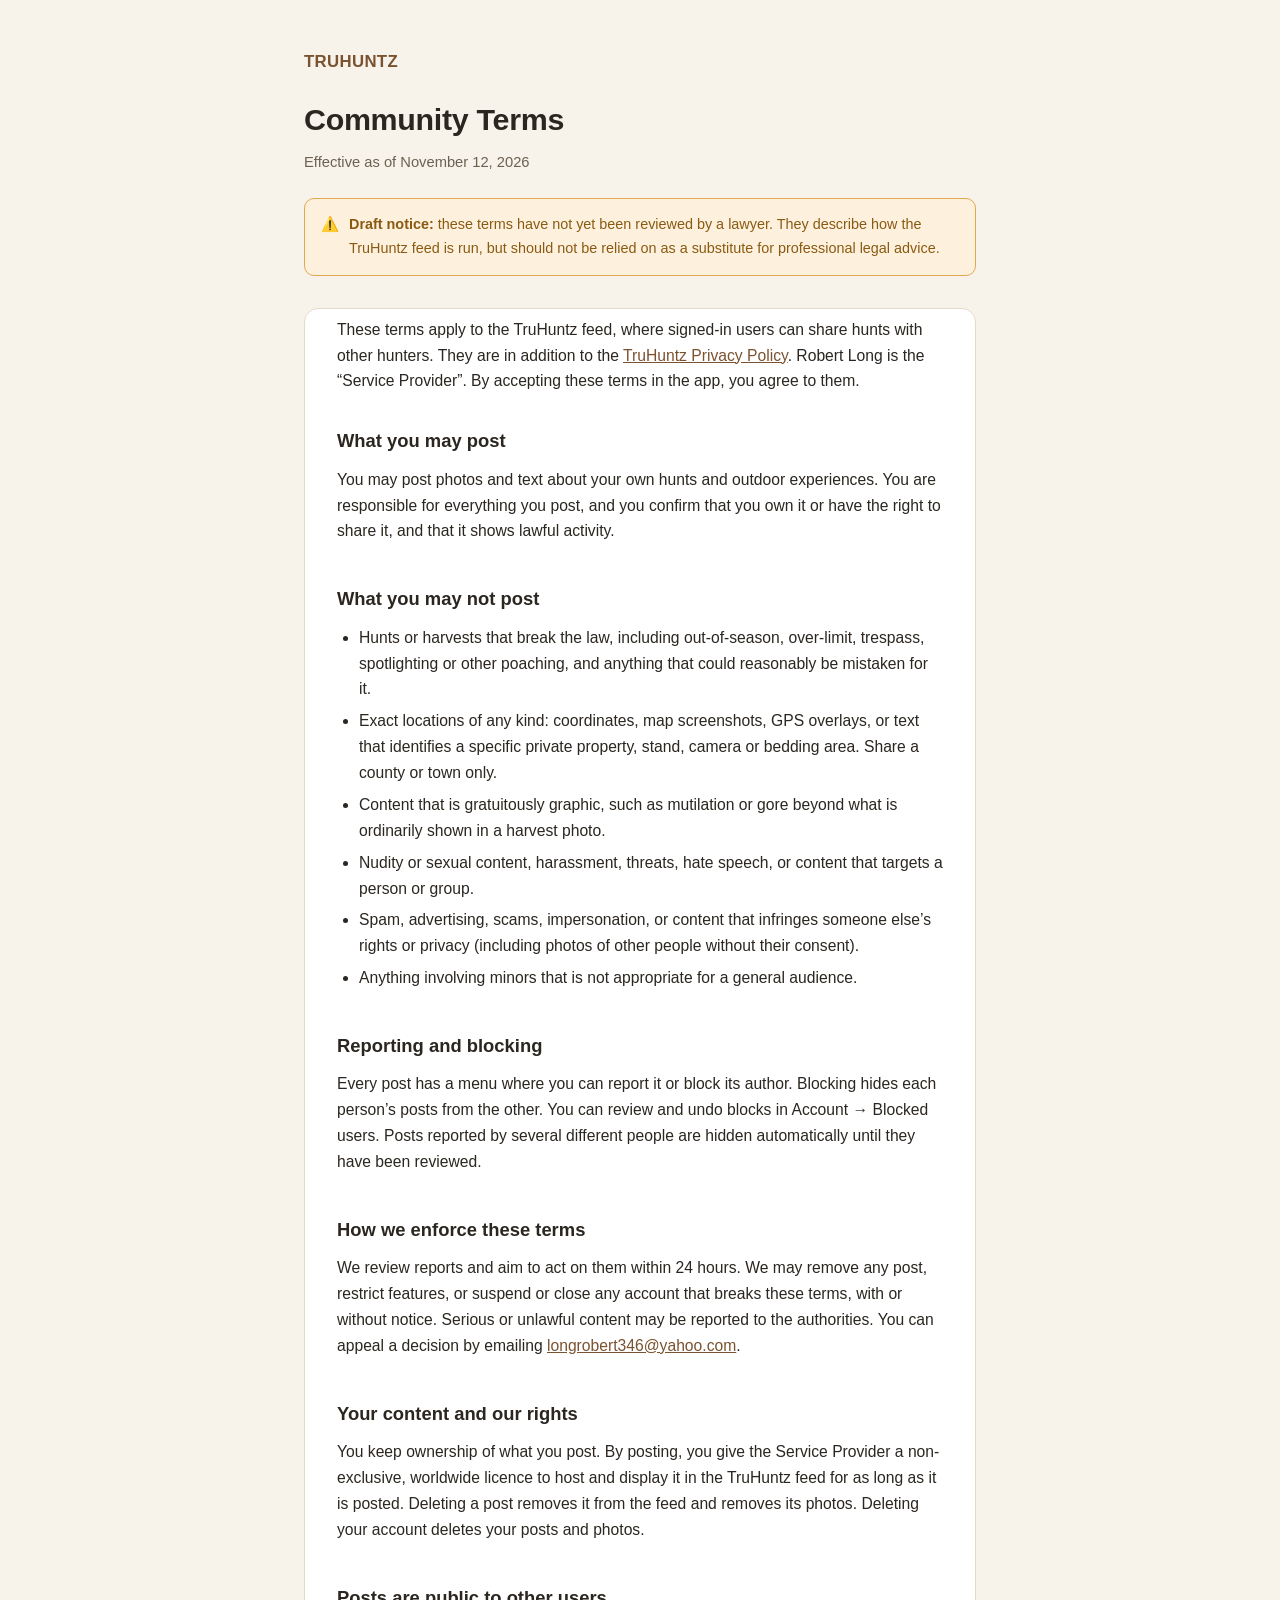
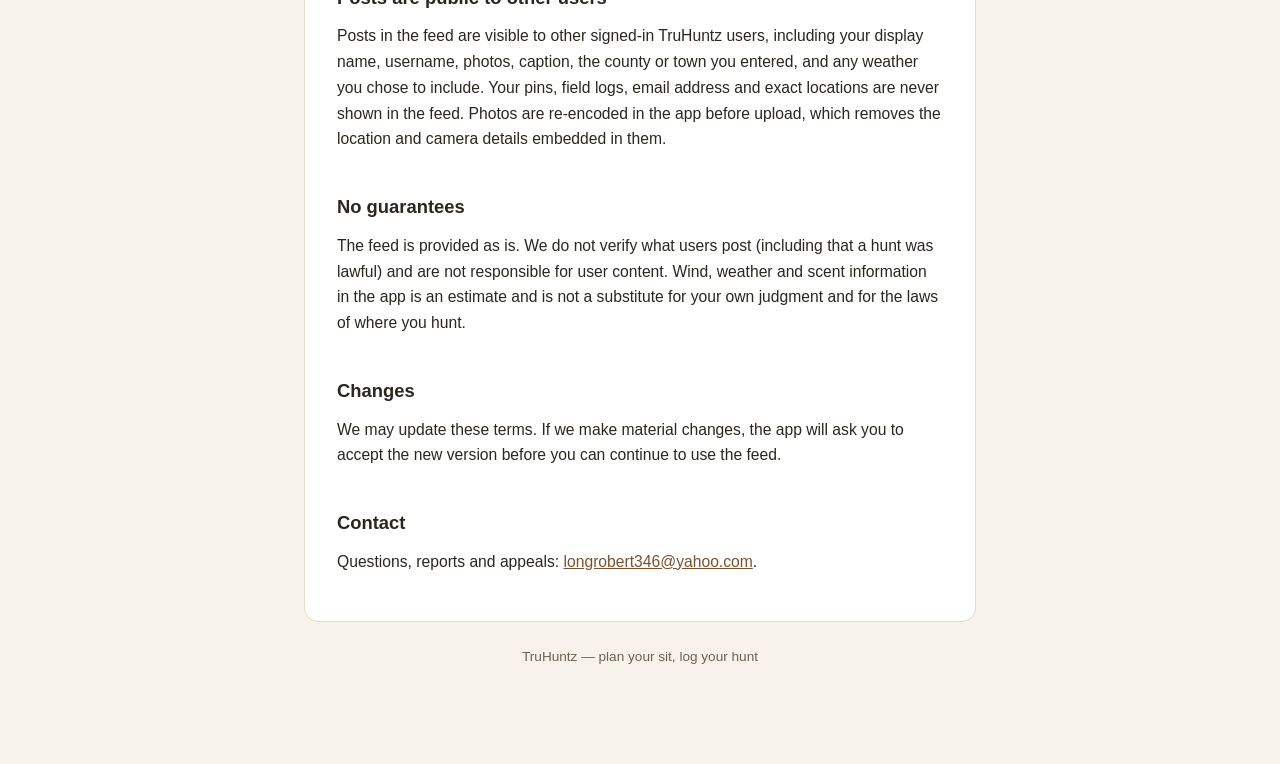
<file: truhuntz-terms.html>
<!DOCTYPE html>
<html lang="en">
<head>
<meta charset="UTF-8">
<meta name="viewport" content="width=device-width, initial-scale=1.0">
<title>Community Terms — TruHuntz</title>
<meta name="description" content="Community terms for posting in the TruHuntz feed.">
<style>
  :root {
    --bg: #f7f3ea;
    --card: #ffffff;
    --text: #2b2620;
    --text-secondary: #6b6152;
    --accent: #7a5230;
    --border: #e3dbc9;
    --warn-bg: #fdf1de;
    --warn-border: #e0a94f;
    --warn-text: #8a5a12;
  }
  @media (prefers-color-scheme: dark) {
    :root {
      --bg: #1c2118;
      --card: #262c21;
      --text: #f0ece1;
      --text-secondary: #b3ab98;
      --accent: #d3a86c;
      --border: #3a4234;
      --warn-bg: #332a17;
      --warn-border: #a97a2e;
      --warn-text: #eec27f;
    }
  }
  * { box-sizing: border-box; }
  html, body {
    margin: 0;
    padding: 0;
    background: var(--bg);
    color: var(--text);
  }
  body {
    font-family: -apple-system, BlinkMacSystemFont, "Segoe UI", Roboto, Helvetica, Arial, sans-serif;
    line-height: 1.65;
    -webkit-font-smoothing: antialiased;
  }
  .wrap {
    max-width: 720px;
    margin: 0 auto;
    padding: 48px 24px 96px;
  }
  header {
    margin-bottom: 32px;
  }
  .brand {
    display: flex;
    align-items: center;
    gap: 10px;
    font-weight: 700;
    font-size: 1.05rem;
    color: var(--accent);
    letter-spacing: 0.02em;
    text-transform: uppercase;
    margin-bottom: 18px;
  }
  h1 {
    font-size: 1.9rem;
    margin: 0 0 6px;
    letter-spacing: -0.01em;
  }
  .effective {
    color: var(--text-secondary);
    font-size: 0.92rem;
    margin: 0;
  }
  .draft-banner {
    display: flex;
    gap: 10px;
    align-items: flex-start;
    background: var(--warn-bg);
    border: 1px solid var(--warn-border);
    color: var(--warn-text);
    border-radius: 10px;
    padding: 14px 16px;
    font-size: 0.9rem;
    margin: 24px 0 8px;
  }
  .draft-banner strong { color: inherit; }
  main {
    background: var(--card);
    border: 1px solid var(--border);
    border-radius: 14px;
    padding: 8px 32px 32px;
  }
  h2 {
    font-size: 1.15rem;
    margin: 32px 0 10px;
    padding-top: 8px;
  }
  h2:first-of-type { margin-top: 24px; }
  p, li { font-size: 0.98rem; color: var(--text); }
  p { margin: 0 0 14px; }
  ul { margin: 0 0 14px; padding-left: 22px; }
  li { margin-bottom: 6px; }
  a { color: var(--accent); }
  .contact {
    margin-top: 8px;
  }
  footer {
    max-width: 720px;
    margin: 24px auto 0;
    padding: 0 24px;
    color: var(--text-secondary);
    font-size: 0.85rem;
    text-align: center;
  }
</style>
</head>
<body>
  <div class="wrap">
    <header>
      <div class="brand">TruHuntz</div>
      <h1>Community Terms</h1>
      <p class="effective">Effective as of November 12, 2026</p>
      <div class="draft-banner">
        <span>⚠️</span>
        <span><strong>Draft notice:</strong> these terms have not yet been reviewed by a lawyer. They describe how the TruHuntz feed is run, but should not be relied on as a substitute for professional legal advice.</span>
      </div>
    </header>

    <main>
      <p>These terms apply to the TruHuntz feed, where signed-in users can share hunts with other hunters. They are in addition to the <a href="truhuntz-privacy.html">TruHuntz Privacy Policy</a>. Robert Long is the &ldquo;Service Provider&rdquo;. By accepting these terms in the app, you agree to them.</p>

      <h2>What you may post</h2>
      <p>You may post photos and text about your own hunts and outdoor experiences. You are responsible for everything you post, and you confirm that you own it or have the right to share it, and that it shows lawful activity.</p>

      <h2>What you may not post</h2>
      <ul>
        <li>Hunts or harvests that break the law, including out-of-season, over-limit, trespass, spotlighting or other poaching, and anything that could reasonably be mistaken for it.</li>
        <li>Exact locations of any kind: coordinates, map screenshots, GPS overlays, or text that identifies a specific private property, stand, camera or bedding area. Share a county or town only.</li>
        <li>Content that is gratuitously graphic, such as mutilation or gore beyond what is ordinarily shown in a harvest photo.</li>
        <li>Nudity or sexual content, harassment, threats, hate speech, or content that targets a person or group.</li>
        <li>Spam, advertising, scams, impersonation, or content that infringes someone else&rsquo;s rights or privacy (including photos of other people without their consent).</li>
        <li>Anything involving minors that is not appropriate for a general audience.</li>
      </ul>

      <h2>Reporting and blocking</h2>
      <p>Every post has a menu where you can report it or block its author. Blocking hides each person&rsquo;s posts from the other. You can review and undo blocks in Account &rarr; Blocked users. Posts reported by several different people are hidden automatically until they have been reviewed.</p>

      <h2>How we enforce these terms</h2>
      <p>We review reports and aim to act on them within 24 hours. We may remove any post, restrict features, or suspend or close any account that breaks these terms, with or without notice. Serious or unlawful content may be reported to the authorities. You can appeal a decision by emailing <a href="mailto:longrobert346@yahoo.com">longrobert346@yahoo.com</a>.</p>

      <h2>Your content and our rights</h2>
      <p>You keep ownership of what you post. By posting, you give the Service Provider a non-exclusive, worldwide licence to host and display it in the TruHuntz feed for as long as it is posted. Deleting a post removes it from the feed and removes its photos. Deleting your account deletes your posts and photos.</p>

      <h2>Posts are public to other users</h2>
      <p>Posts in the feed are visible to other signed-in TruHuntz users, including your display name, username, photos, caption, the county or town you entered, and any weather you chose to include. Your pins, field logs, email address and exact locations are never shown in the feed. Photos are re-encoded in the app before upload, which removes the location and camera details embedded in them.</p>

      <h2>No guarantees</h2>
      <p>The feed is provided as is. We do not verify what users post (including that a hunt was lawful) and are not responsible for user content. Wind, weather and scent information in the app is an estimate and is not a substitute for your own judgment and for the laws of where you hunt.</p>

      <h2>Changes</h2>
      <p>We may update these terms. If we make material changes, the app will ask you to accept the new version before you can continue to use the feed.</p>

      <h2>Contact</h2>
      <p class="contact">Questions, reports and appeals: <a href="mailto:longrobert346@yahoo.com">longrobert346@yahoo.com</a>.</p>
    </main>

    <footer>
      TruHuntz &mdash; plan your sit, log your hunt
    </footer>
  </div>
</body>
</html>
</file>
<file: css/site.css>
/* TruOutdoorz — shared styles. Palette and type carried over from the original page. */
:root {
  --bg: #f7f3ea;
  --card: #ffffff;
  --text: #2b2620;
  --text-secondary: #6b6152;
  --accent: #7a5230;
  --accent-soft: #efe3d2;
  --border: #e3dbc9;
  --hero-bg: #21281c;
  --hero-text: #f4efe2;
  --hero-text-secondary: #b9b09a;
  --sim-accent: #d3a86c;
  --code-bg: #1b2017;
  --code-text: #e7e1d0;
}
@media (prefers-color-scheme: dark) {
  :root {
    --bg: #1c2118;
    --card: #262c21;
    --text: #f0ece1;
    --text-secondary: #b3ab98;
    --accent: #d3a86c;
    --accent-soft: #33291b;
    --border: #3a4234;
    --hero-bg: #14170f;
    --hero-text: #f4efe2;
    --hero-text-secondary: #948a72;
    --code-bg: #12150e;
  }
}
/* Dawn mode: a red-shifted, low-glare palette that keeps night vision, like the app. */
:root[data-theme="dawn"] {
  --bg: #170d0a;
  --card: #21130f;
  --text: #ecc3ab;
  --text-secondary: #b98a76;
  --accent: #e3794f;
  --accent-soft: #331a12;
  --border: #3d211a;
  --hero-bg: #0e0705;
  --hero-text: #f0cdb7;
  --hero-text-secondary: #a47562;
  --sim-accent: #e3794f;
  --code-bg: #0c0604;
  --code-text: #e8c3ad;
}

* { box-sizing: border-box; }
html { scroll-behavior: smooth; scroll-padding-top: 72px; background: var(--bg); }
body {
  margin: 0;
  background: var(--bg);
  color: var(--text);
  font-family: 'Inter', -apple-system, BlinkMacSystemFont, "Segoe UI", sans-serif;
  line-height: 1.6;
  -webkit-font-smoothing: antialiased;
}
h1, h2, h3 { font-family: 'Fraunces', Georgia, serif; letter-spacing: -0.01em; text-wrap: balance; }
img { max-width: 100%; display: block; }
a { color: var(--accent); }
:focus-visible { outline: 2px solid var(--accent); outline-offset: 3px; border-radius: 6px; }
.wrap { max-width: 1080px; margin: 0 auto; padding: 0 24px; }
.sr-only { position: absolute; width: 1px; height: 1px; overflow: hidden; clip: rect(0 0 0 0); white-space: nowrap; }
@media (prefers-reduced-motion: reduce) {
  html { scroll-behavior: auto; }
  *, *::before, *::after { animation: none !important; transition: none !important; }
}

/* ---------- Top bar ---------- */
.topbar {
  position: sticky; top: 0; z-index: 40;
  background: color-mix(in srgb, var(--hero-bg) 92%, transparent);
  backdrop-filter: blur(10px);
  -webkit-backdrop-filter: blur(10px);
  border-bottom: 1px solid rgba(244,239,226,0.08);
}
nav.top { display: flex; align-items: center; justify-content: space-between; padding: 12px 0; gap: 16px; }
.brand { display: flex; align-items: center; gap: 10px; font-weight: 700; font-size: 1.05rem; color: var(--hero-text); text-transform: uppercase; letter-spacing: 0.04em; text-decoration: none; }
.brand .mark { width: 28px; height: 28px; border-radius: 7px; background: var(--accent); color: #1a1510; display: grid; place-items: center; font-family: 'Fraunces', Georgia, serif; font-weight: 700; font-size: 0.95rem; letter-spacing: 0; }
:root[data-theme="dawn"] .brand .mark { color: #1a0a05; }
nav.top .links { display: flex; align-items: center; gap: 4px; }
nav.top .links a { color: var(--hero-text-secondary); text-decoration: none; font-size: 0.92rem; padding: 6px 12px; border-radius: 8px; transition: color .15s, background .15s; }
nav.top .links a:hover { color: var(--hero-text); }
nav.top .links a[aria-current="true"] { color: var(--hero-text); background: rgba(244,239,226,0.09); }
.tools { display: flex; align-items: center; gap: 8px; }
.tool-btn { display: inline-flex; align-items: center; gap: 8px; height: 34px; padding: 0 11px; border-radius: 9px; border: 1px solid rgba(244,239,226,0.2); background: transparent; color: var(--hero-text-secondary); font: inherit; font-size: 0.82rem; cursor: pointer; transition: color .15s, border-color .15s; }
.tool-btn:hover { color: var(--hero-text); border-color: rgba(244,239,226,0.45); }
.tool-btn svg { width: 15px; height: 15px; fill: none; stroke: currentColor; stroke-width: 1.8; stroke-linecap: round; stroke-linejoin: round; }
.tool-btn kbd { font: inherit; font-size: 0.74rem; opacity: .7; border: 1px solid rgba(244,239,226,0.22); border-radius: 5px; padding: 0 5px; }
.tool-btn[aria-pressed="true"] { color: var(--hero-text); border-color: var(--accent); }
@media (max-width: 860px) {
  nav.top .links a:not(.keep) { display: none; }
  .tool-btn kbd, .tool-btn .lbl { display: none; }
  .tool-btn { padding: 0 9px; }
}

/* ---------- Hero ---------- */
header.hero { background: var(--hero-bg); color: var(--hero-text); padding: 56px 0 84px; position: relative; overflow: hidden; }
.hero-inner { display: grid; grid-template-columns: 1fr 1fr; gap: 48px; align-items: center; }
@media (max-width: 860px) { .hero-inner { grid-template-columns: 1fr; gap: 36px; } header.hero { padding: 36px 0 60px; } }
.eyebrow { font-size: 0.8rem; letter-spacing: 0.12em; text-transform: uppercase; color: var(--accent); font-weight: 600; margin-bottom: 18px; }
header.hero .eyebrow { color: var(--sim-accent); }
h1.hero-title { font-size: clamp(2.4rem, 5vw, 3.4rem); line-height: 1.08; margin: 0 0 22px; font-weight: 600; }
p.hero-sub { font-size: 1.15rem; color: var(--hero-text-secondary); max-width: 46ch; margin: 0 0 32px; }
.hero-actions { display: flex; gap: 14px; flex-wrap: wrap; }
.btn { display: inline-block; padding: 14px 26px; border-radius: 10px; font-weight: 600; font-size: 0.98rem; text-decoration: none; transition: transform .15s ease, filter .15s ease; }
.btn:hover { transform: translateY(-1px); }
.btn-primary { background: var(--accent); color: #1a1510; }
:root[data-theme="dawn"] .btn-primary { color: #1a0a05; }
@media (prefers-color-scheme: light) { header.hero .btn-primary { background: #d3a86c; } }
:root[data-theme="dawn"] header.hero .btn-primary { background: var(--accent); }
.btn-ghost { color: var(--hero-text); border: 1px solid rgba(244,239,226,0.28); }
.btn-ghost:hover { border-color: rgba(244,239,226,0.6); }
.stats { display: flex; flex-wrap: wrap; gap: 10px 26px; margin: 34px 0 0; padding: 0; list-style: none; color: var(--hero-text-secondary); font-size: 0.9rem; }
.stats li::before { content: ""; display: inline-block; width: 6px; height: 6px; border-radius: 50%; background: var(--sim-accent); margin-right: 9px; vertical-align: middle; }

/* Wind simulation */
.sim { min-width: 0; }
.sim-frame { position: relative; border-radius: 18px; overflow: hidden; border: 1px solid rgba(244,239,226,0.14); background: #0f130b; box-shadow: 0 30px 60px -28px rgba(0,0,0,0.7); }
:root[data-theme="dawn"] .sim-frame { background: #0a0504; }
#sim { display: block; width: 100%; height: 400px; cursor: grab; touch-action: none; }
#sim.drag { cursor: grabbing; }
.sim-hint { position: absolute; left: 14px; top: 12px; font-size: 0.75rem; letter-spacing: 0.04em; color: rgba(244,239,226,0.6); pointer-events: none; transition: opacity .4s; }
.sim-hint.gone { opacity: 0; }
.sim-controls { display: grid; grid-template-columns: 1fr 1fr; gap: 16px; margin-top: 14px; }
.sim-controls label { display: block; font-size: 0.74rem; letter-spacing: 0.1em; text-transform: uppercase; color: var(--hero-text-secondary); margin-bottom: 4px; }
.sim-controls output { color: var(--hero-text); font-variant-numeric: tabular-nums; letter-spacing: 0; text-transform: none; font-size: 0.85rem; margin-left: 6px; }
.sim-readout { margin: 12px 0 0; font-size: 0.88rem; color: var(--hero-text-secondary); min-height: 2.9em; }
.sim-readout b { color: var(--hero-text); font-weight: 600; }
input[type="range"] { width: 100%; accent-color: var(--sim-accent); }
@media (max-width: 860px) { #sim { height: 340px; } }

/* ---------- Sections ---------- */
section { padding: 76px 0; }
.section-head { max-width: 640px; margin: 0 0 44px; }
.section-head .eyebrow { color: var(--accent); }
.section-head h2 { font-size: clamp(1.7rem, 3.2vw, 2.2rem); margin: 0 0 12px; }
.section-head p { color: var(--text-secondary); margin: 0; font-size: 1.02rem; }
.js .reveal { opacity: 0; transform: translateY(14px); transition: opacity .6s ease, transform .6s ease; }
.js .reveal.in { opacity: 1; transform: none; }

/* Projects */
.product { display: grid; grid-template-columns: 1.05fr 0.95fr; gap: 44px; align-items: center; background: var(--card); border: 1px solid var(--border); border-radius: 22px; padding: 40px; margin-bottom: 28px; }
.product.flip { grid-template-columns: 0.95fr 1.05fr; }
.product.flip .p-visual { order: -1; }
@media (max-width: 780px) { .product, .product.flip { grid-template-columns: 1fr; padding: 26px 22px; gap: 28px; } .product.flip .p-visual { order: 0; } }
.p-head { display: flex; align-items: center; gap: 14px; margin-bottom: 16px; }
.p-head img { width: 52px; height: 52px; border-radius: 12px; border: 1px solid var(--border); }
.p-head h3 { margin: 0 0 4px; font-size: 1.7rem; }
.tag { display: inline-block; font-size: 0.72rem; font-weight: 600; letter-spacing: 0.08em; text-transform: uppercase; color: var(--accent); background: var(--accent-soft); padding: 4px 10px; border-radius: 99px; }
.product p.lead { color: var(--text-secondary); margin: 0 0 18px; font-size: 1.02rem; }
.product ul { margin: 0 0 22px; padding-left: 20px; }
.product li { margin-bottom: 8px; font-size: 0.97rem; }
.product li::marker { color: var(--accent); }
.product ul.chips { display: flex; flex-wrap: wrap; gap: 8px; margin: 0 0 22px; padding: 0; list-style: none; }
.chips li { margin: 0; font-size: 0.8rem; border: 1px solid var(--border); border-radius: 99px; padding: 4px 12px; color: var(--text-secondary); }
.p-visual { display: flex; justify-content: center; gap: 16px; min-width: 0; }
.phone-shot { width: 100%; max-width: 210px; height: auto; border-radius: 22px; border: 6px solid #100e0a; box-shadow: 0 30px 60px -20px rgba(0,0,0,0.55); flex: 1 1 0; min-width: 0; }
.phone-shot.offset { margin-top: 40px; }
.p-visual img.cover { border-radius: 14px; border: 1px solid var(--border); box-shadow: 0 24px 50px -24px rgba(0,0,0,0.45); width: 100%; height: auto; }
/* The quiet "get it" row: present, but not shouting. */
.getit { display: flex; flex-wrap: wrap; align-items: baseline; gap: 6px 16px; padding-top: 16px; border-top: 1px solid var(--border); font-size: 0.9rem; color: var(--text-secondary); }
.getit .lbl { font-size: 0.72rem; letter-spacing: 0.1em; text-transform: uppercase; font-weight: 600; color: var(--accent); }
.getit a { color: var(--text); text-decoration: underline; text-decoration-color: var(--border); text-underline-offset: 4px; transition: text-decoration-color .15s, color .15s; }
.getit a:hover { color: var(--accent); text-decoration-color: var(--accent); }
.getit .price { color: var(--text); }
.getit .price em { font-style: normal; color: var(--text-secondary); }

/* Code + demo */
.codelab { display: grid; grid-template-columns: 1.15fr 0.85fr; gap: 28px; align-items: start; }
@media (max-width: 900px) { .codelab { grid-template-columns: 1fr; } }
.code-card { background: var(--code-bg); color: var(--code-text); border-radius: 16px; border: 1px solid rgba(244,239,226,0.08); overflow: hidden; min-width: 0; }
.code-top { display: flex; justify-content: space-between; align-items: center; padding: 11px 16px; border-bottom: 1px solid rgba(244,239,226,0.08); font-size: 0.78rem; color: #9b9480; }
.code-top code { font-family: ui-monospace, "SF Mono", Menlo, monospace; }
pre.swift { margin: 0; padding: 16px 0; overflow-x: auto; font-family: ui-monospace, "SF Mono", Menlo, Consolas, monospace; font-size: 0.8rem; line-height: 1.7; tab-size: 4; }
pre.swift .ln { display: block; padding: 0 18px; border-left: 3px solid transparent; white-space: pre; transition: background .2s, border-color .2s; }
pre.swift .ln.hl { background: rgba(211,168,108,0.14); border-left-color: var(--sim-accent); }
pre.swift .live { background: rgba(211,168,108,0.2); border-radius: 3px; }
.k { color: #e08a6a; } .t { color: #8fc2a3; } .c { color: #7f7a68; font-style: italic; } .n { color: #d8b86a; } .f { color: #9fb6e0; } .s { color: #c9a47a; }
.demo-card { background: var(--card); border: 1px solid var(--border); border-radius: 16px; padding: 18px; min-width: 0; }
.demo-card svg { width: 100%; height: auto; display: block; border-radius: 10px; background: var(--accent-soft); }
.demo-controls { display: grid; gap: 10px; margin: 14px 0; }
.demo-controls label { font-size: 0.74rem; letter-spacing: 0.1em; text-transform: uppercase; color: var(--text-secondary); display: flex; justify-content: space-between; }
.demo-controls output { color: var(--text); text-transform: none; letter-spacing: 0; font-variant-numeric: tabular-nums; }
.vals { margin: 0; display: grid; gap: 6px; }
.vals .row { display: flex; justify-content: space-between; gap: 12px; padding: 7px 10px; border-radius: 8px; border: 1px solid var(--border); font-size: 0.85rem; cursor: default; background: transparent; width: 100%; font-family: inherit; color: var(--text); text-align: left; }
.vals .row:hover, .vals .row:focus-visible { border-color: var(--accent); background: var(--accent-soft); }
.vals code { font-family: ui-monospace, "SF Mono", Menlo, monospace; font-size: 0.8rem; color: var(--text-secondary); }
.vals b { font-variant-numeric: tabular-nums; font-weight: 600; }
.note { margin: 12px 0 0; font-size: 0.82rem; color: var(--text-secondary); }

/* Architecture */
.arch { display: grid; grid-template-columns: 1.4fr 0.6fr; gap: 28px; align-items: stretch; }
@media (max-width: 900px) { .arch { grid-template-columns: 1fr; } }
.arch-svg-wrap { background: var(--card); border: 1px solid var(--border); border-radius: 16px; padding: 10px; min-width: 0; }
.arch-svg-wrap svg { width: 100%; height: auto; display: block; }
.arch .edge { stroke: var(--border); stroke-width: 2; fill: none; transition: stroke .2s, stroke-width .2s; }
.arch .edge.dash { stroke-dasharray: 5 6; }
.arch .edge.on { stroke: var(--accent); stroke-width: 3; }
.arch .node rect { fill: var(--bg); stroke: var(--border); stroke-width: 1.5; transition: fill .2s, stroke .2s; }
.arch .node.center rect { fill: var(--accent-soft); }
.arch .node text { fill: var(--text); font-family: 'Inter', sans-serif; font-size: 15px; font-weight: 600; pointer-events: none; }
.arch .node text.sub { fill: var(--text-secondary); font-weight: 400; font-size: 11.5px; }
.arch .node { cursor: pointer; outline: none; }
.arch .node:hover rect, .arch .node:focus-visible rect { stroke: var(--accent); }
.arch .node.on rect { stroke: var(--accent); stroke-width: 2.5; fill: var(--accent-soft); }
.arch .node:focus-visible rect { stroke-width: 3; }
.arch-panel { background: var(--card); border: 1px solid var(--border); border-radius: 16px; padding: 24px; }
.arch-panel h3 { margin: 0 0 6px; font-size: 1.35rem; }
.arch-panel .kind { font-size: 0.72rem; letter-spacing: 0.1em; text-transform: uppercase; color: var(--accent); font-weight: 600; margin-bottom: 12px; }
.arch-panel p { margin: 0 0 12px; color: var(--text-secondary); font-size: 0.97rem; }
.arch-panel ul { margin: 0; padding-left: 18px; font-size: 0.93rem; }
.arch-panel li::marker { color: var(--accent); }

/* GitHub */
.gh-grid { display: grid; grid-template-columns: 1.1fr 0.9fr; gap: 28px; align-items: start; }
@media (max-width: 900px) { .gh-grid { grid-template-columns: 1fr; } }
.gh-box { background: var(--card); border: 1px solid var(--border); border-radius: 16px; padding: 24px; min-width: 0; }
.gh-box h3 { margin: 0 0 14px; font-size: 1.1rem; }
.langbar { display: flex; height: 12px; border-radius: 99px; overflow: hidden; gap: 2px; margin-bottom: 14px; }
.langbar span { display: block; min-width: 4px; }
.legend { display: flex; flex-wrap: wrap; gap: 6px 16px; margin: 0 0 6px; padding: 0; list-style: none; font-size: 0.85rem; color: var(--text-secondary); }
.legend i { display: inline-block; width: 9px; height: 9px; border-radius: 50%; margin-right: 7px; }
.heat { display: grid; grid-template-rows: repeat(7, 1fr); grid-auto-flow: column; grid-auto-columns: 1fr; gap: 4px; margin-top: 8px; max-width: 420px; }
.heat span { aspect-ratio: 1; border-radius: 3px; background: var(--accent-soft); min-width: 0; }
.heat span[data-l="1"] { background: color-mix(in srgb, var(--accent) 35%, var(--accent-soft)); }
.heat span[data-l="2"] { background: color-mix(in srgb, var(--accent) 60%, var(--accent-soft)); }
.heat span[data-l="3"] { background: color-mix(in srgb, var(--accent) 82%, var(--accent-soft)); }
.heat span[data-l="4"] { background: var(--accent); }
.repo-list { list-style: none; margin: 0; padding: 0; display: grid; gap: 0; }
.repo-list li { padding: 14px 0; border-top: 1px solid var(--border); }
.repo-list li:first-child { border-top: 0; padding-top: 0; }
.repo-list a.name { font-weight: 600; text-decoration: none; color: var(--text); }
.repo-list a.name:hover { color: var(--accent); }
.repo-list p { margin: 3px 0 5px; font-size: 0.9rem; color: var(--text-secondary); }
.repo-list .meta { font-size: 0.78rem; color: var(--text-secondary); display: flex; gap: 14px; flex-wrap: wrap; }
.repo-list .meta i { display: inline-block; width: 8px; height: 8px; border-radius: 50%; margin-right: 6px; }
.gh-foot, .muted { font-size: 0.82rem; color: var(--text-secondary); margin: 14px 0 0; }
.loading { color: var(--text-secondary); font-size: 0.92rem; }

/* Timeline */
.timeline { --p: 0; position: relative; list-style: none; margin: 0; padding: 0 0 0 34px; max-width: 720px; }
.timeline::before, .timeline::after { content: ""; position: absolute; left: 7px; top: 8px; width: 2px; border-radius: 2px; }
.timeline::before { bottom: 8px; background: var(--border); }
.timeline::after { height: calc((100% - 16px) * var(--p)); background: var(--accent); }
.timeline li { position: relative; padding-bottom: 34px; }
.timeline li:last-child { padding-bottom: 0; }
.timeline li::before { content: ""; position: absolute; left: -34px; top: 5px; width: 16px; height: 16px; border-radius: 50%; background: var(--bg); border: 2px solid var(--border); transition: border-color .3s, background .3s; }
.timeline li.on::before { border-color: var(--accent); background: var(--accent); }
.timeline time { font-size: 0.75rem; letter-spacing: 0.1em; text-transform: uppercase; color: var(--accent); font-weight: 600; }
.timeline h3 { margin: 2px 0 4px; font-size: 1.25rem; }
.timeline p { margin: 0; color: var(--text-secondary); font-size: 0.97rem; }

/* Elsewhere / hub */
.hub { background: var(--hero-bg); color: var(--hero-text); }
.hub .section-head p { color: var(--hero-text-secondary); }
.hub .eyebrow { color: var(--sim-accent); }
.hub-grid { display: grid; grid-template-columns: repeat(4, 1fr); gap: 18px; }
@media (max-width: 980px) { .hub-grid { grid-template-columns: repeat(2, 1fr); } }
@media (max-width: 520px) { .hub-grid { grid-template-columns: 1fr; } }
.social { display: flex; flex-direction: column; gap: 6px; padding: 24px 22px; border-radius: 16px; border: 1px solid rgba(244,239,226,0.14); background: rgba(244,239,226,0.04); text-decoration: none; color: var(--hero-text); transition: transform .18s ease, border-color .18s ease, background .18s ease; min-height: 190px; }
a.social:hover { transform: translateY(-3px); border-color: var(--sim-accent); background: rgba(244,239,226,0.07); }
.social svg { width: 30px; height: 30px; fill: var(--sim-accent); margin-bottom: 10px; }
.social .name { font-family: 'Fraunces', Georgia, serif; font-size: 1.25rem; font-weight: 600; }
.social .what { color: var(--hero-text-secondary); font-size: 0.92rem; flex: 1; }
.social .go { font-size: 0.85rem; font-weight: 600; color: var(--sim-accent); margin-top: 10px; }
.social.soon { opacity: 0.6; }
.social.soon .go { color: var(--hero-text-secondary); }
.repo-link { margin-top: 28px; color: var(--hero-text-secondary); font-size: 0.95rem; }
.repo-link a { color: var(--sim-accent); }

/* About */
.about { display: grid; grid-template-columns: 1.1fr 0.9fr; gap: 48px; align-items: start; }
@media (max-width: 780px) { .about { grid-template-columns: 1fr; gap: 28px; } }
.about p { color: var(--text-secondary); margin: 0 0 16px; font-size: 1.02rem; }
.about .facts { background: var(--card); border: 1px solid var(--border); border-radius: 16px; padding: 26px 26px 10px; margin: 0; }
.facts dt { font-size: 0.74rem; letter-spacing: 0.1em; text-transform: uppercase; color: var(--accent); font-weight: 600; margin-bottom: 2px; }
.facts dd { margin: 0 0 16px; font-size: 0.98rem; }
.about .btn-ghost { color: var(--text); border-color: var(--border); }

/* Footer */
footer { background: var(--hero-bg); color: var(--hero-text-secondary); padding: 40px 0; font-size: 0.88rem; }
footer .wrap { display: flex; justify-content: space-between; align-items: center; flex-wrap: wrap; gap: 12px; }
footer a { color: var(--hero-text-secondary); text-decoration: none; margin-left: 20px; }
footer a:hover { color: var(--hero-text); }
footer .foot-links { margin-left: -20px; }
footer .built { width: 100%; font-size: 0.8rem; opacity: .75; margin: 0; }

/* Media page */
.page-head { background: var(--hero-bg); color: var(--hero-text); padding: 64px 0 56px; }
.page-head h1 { font-size: clamp(2.1rem, 4.4vw, 3rem); margin: 0 0 14px; font-weight: 600; line-height: 1.1; }
.page-head p { margin: 0; color: var(--hero-text-secondary); font-size: 1.1rem; max-width: 52ch; }
.page-head .eyebrow { color: var(--sim-accent); }
.feed-head { display: flex; justify-content: space-between; align-items: baseline; gap: 16px; flex-wrap: wrap; margin-bottom: 26px; }
.feed-head h2 { margin: 0; font-size: 1.7rem; }
.feed-head a { font-size: 0.9rem; font-weight: 600; text-decoration: none; }
.feed-head a:hover { text-decoration: underline; }
.video-grid { display: grid; grid-template-columns: repeat(3, 1fr); gap: 22px; }
@media (max-width: 900px) { .video-grid { grid-template-columns: repeat(2, 1fr); } }
@media (max-width: 560px) { .video-grid { grid-template-columns: 1fr; } }
.vcard { display: flex; flex-direction: column; text-decoration: none; color: var(--text); background: var(--card); border: 1px solid var(--border); border-radius: 16px; overflow: hidden; transition: transform .18s ease, border-color .18s ease; }
.vcard:hover { transform: translateY(-3px); border-color: var(--accent); }
.vthumb { position: relative; aspect-ratio: 16 / 9; background: var(--accent-soft); overflow: hidden; }
.vthumb img { width: 100%; height: 100%; object-fit: cover; }
.vthumb .play { position: absolute; inset: 0; display: grid; place-items: center; }
.vthumb .play i { width: 46px; height: 46px; border-radius: 50%; background: rgba(20,23,15,0.72); display: grid; place-items: center; }
.vthumb .play i::after { content: ""; border-left: 14px solid #f4efe2; border-top: 8px solid transparent; border-bottom: 8px solid transparent; margin-left: 4px; }
.vcard .body { padding: 14px 16px 18px; }
.vcard h3 { font-family: 'Inter', sans-serif; font-size: 0.98rem; font-weight: 600; margin: 0 0 6px; line-height: 1.35; letter-spacing: 0; }
.vcard time, .acard time { font-size: 0.8rem; color: var(--text-secondary); }
.article-list { display: grid; gap: 14px; }
.acard { display: block; text-decoration: none; color: var(--text); background: var(--card); border: 1px solid var(--border); border-radius: 16px; padding: 22px 24px; transition: transform .18s ease, border-color .18s ease; }
.acard:hover { transform: translateY(-2px); border-color: var(--accent); }
.acard h3 { margin: 4px 0 8px; font-size: 1.25rem; }
.acard p { margin: 0 0 12px; color: var(--text-secondary); font-size: 0.97rem; }
.acard .tags { display: flex; gap: 8px; flex-wrap: wrap; font-size: 0.78rem; color: var(--text-secondary); }
.acard .tags span { border: 1px solid var(--border); border-radius: 99px; padding: 2px 10px; }
.empty-card { background: var(--card); border: 1px dashed var(--border); border-radius: 16px; padding: 26px 24px; color: var(--text-secondary); }
.empty-card b { color: var(--text); }
.stale { margin-top: 36px; }

/* Command palette + terminal */
dialog#palette { border: 1px solid rgba(244,239,226,0.18); border-radius: 16px; padding: 0; width: min(620px, calc(100vw - 32px)); background: var(--hero-bg); color: var(--hero-text); box-shadow: 0 40px 90px -20px rgba(0,0,0,0.75); margin-top: 12vh; }
dialog#palette::backdrop { background: rgba(8,10,6,0.62); backdrop-filter: blur(3px); }
.pal-search { display: flex; align-items: center; gap: 10px; padding: 14px 16px; border-bottom: 1px solid rgba(244,239,226,0.1); }
.pal-search svg { width: 17px; height: 17px; stroke: var(--hero-text-secondary); fill: none; stroke-width: 1.8; stroke-linecap: round; flex: none; }
.pal-search input { flex: 1; background: transparent; border: 0; outline: 0; color: var(--hero-text); font: inherit; font-size: 1rem; min-width: 0; }
.pal-list { list-style: none; margin: 0; padding: 8px; max-height: 340px; overflow-y: auto; }
.pal-list li { display: flex; justify-content: space-between; align-items: center; gap: 12px; padding: 10px 12px; border-radius: 9px; cursor: pointer; font-size: 0.95rem; }
.pal-list li small { color: var(--hero-text-secondary); font-size: 0.78rem; letter-spacing: 0.04em; text-transform: uppercase; }
.pal-list li[aria-selected="true"] { background: rgba(244,239,226,0.1); }
.pal-foot { display: flex; justify-content: space-between; padding: 10px 16px; border-top: 1px solid rgba(244,239,226,0.1); font-size: 0.76rem; color: var(--hero-text-secondary); }
.pal-foot kbd { font: inherit; border: 1px solid rgba(244,239,226,0.22); border-radius: 4px; padding: 0 5px; }
.term { padding: 16px; font-family: ui-monospace, "SF Mono", Menlo, monospace; font-size: 0.84rem; min-height: 280px; max-height: 420px; overflow-y: auto; }
.term .out { white-space: pre-wrap; margin: 0 0 8px; color: var(--hero-text-secondary); }
.term .out b { color: var(--hero-text); font-weight: 600; }
.term a { color: var(--sim-accent); }
.term .prompt { display: flex; gap: 8px; }
.term .prompt span { color: var(--sim-accent); }
.term input { flex: 1; background: transparent; border: 0; outline: 0; color: var(--hero-text); font: inherit; min-width: 0; }

/* Small phones: keep the bar on one line */
@media (max-width: 560px) {
  nav.top { gap: 8px; }
  nav.top .links a[href="support.html"] { display: none; }
  nav.top .links a { padding: 6px 8px; }
  .brand { font-size: 0.9rem; gap: 8px; }
  .tool-btn { width: 34px; padding: 0; justify-content: center; }
  .wrap { padding: 0 20px; }
}
</file>
